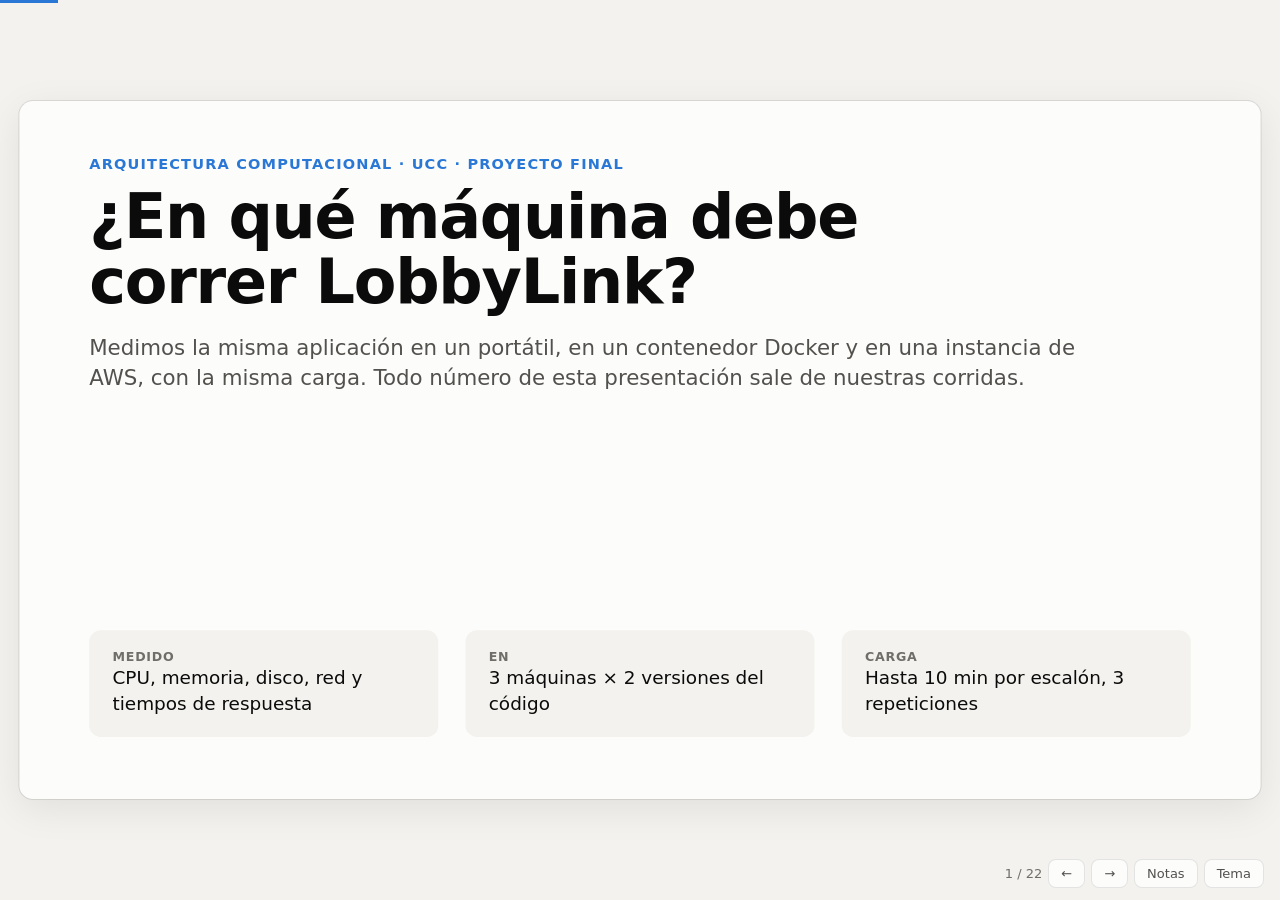
<file: informe/presentacion.html>
<!doctype html>
<html lang="es">
<head>
<meta charset="utf-8">
<meta name="viewport" content="width=device-width, initial-scale=1">
<title>LobbyLink: dónde correrlo</title>
<style>
:root {
  color-scheme: light;
  --page: #f3f2ee;
  --surface: #fcfcfb;
  --surface-2: #f3f2ee;
  --ink: #0b0b0b;
  --ink-2: #52514e;
  --muted: #6f6e69;
  --grid: #e1e0d9;
  --axis: #c3c2b7;
  --ring: rgba(11,11,11,0.10);
  --pc: #2a78d6;
  --ct: #eb6834;
  --ec2: #1baf7a;
  --before: #b5b3aa;
  --good: #0ca30c;
  --good-ink: #006300;
  --bad: #d03b3b;
  --accent: #2a78d6;
  --accent-soft: #e6effb;
  --bad-soft: #fbe9e9;
  --bad-ink: #b02a2a;
  --good-soft: #e5f4e5;
}
@media (prefers-color-scheme: dark) {
  :root:not([data-theme="light"]) {
    color-scheme: dark;
    --page: #0d0d0d; --surface: #1a1a19; --surface-2: #232321;
    --ink: #f0efec; --ink-2: #c3c2b7; --muted: #898781;
    --grid: #2c2c2a; --axis: #383835; --ring: rgba(255,255,255,0.10);
    --pc: #3987e5; --ct: #d95926; --ec2: #199e70; --before: #5c5b56;
    --bad: #e66767; --good-ink: #0ca30c; --accent: #3987e5; --accent-soft: #1b2a3d; --bad-soft: #3a1f1f; --bad-ink: #e66767; --good-soft: #1b301b;
  }
}
:root[data-theme="dark"] {
  color-scheme: dark;
  --page: #0d0d0d; --surface: #1a1a19; --surface-2: #232321;
  --ink: #f0efec; --ink-2: #c3c2b7; --muted: #898781;
  --grid: #2c2c2a; --axis: #383835; --ring: rgba(255,255,255,0.10);
  --pc: #3987e5; --ct: #d95926; --ec2: #199e70; --before: #5c5b56;
  --bad: #e66767; --good-ink: #0ca30c; --accent: #3987e5; --accent-soft: #1b2a3d; --bad-soft: #3a1f1f; --bad-ink: #e66767; --good-soft: #1b301b;
}
* { box-sizing: border-box; }
html, body { margin: 0; height: 100%; }
body {
  background: var(--page); color: var(--ink);
  font-family: system-ui, -apple-system, "Segoe UI", sans-serif;
  overflow: hidden;
}
#stage {
  position: absolute; left: 50%; top: 50%;
  width: 1280px; height: 720px;
  transform-origin: center center;
}
.slide {
  position: absolute; inset: 0;
  background: var(--surface);
  border-radius: 14px;
  box-shadow: 0 0 0 1px var(--ring), 0 10px 40px rgba(0,0,0,0.08);
  padding: 56px 72px 64px;
  display: none; flex-direction: column;
}
.slide.on { display: flex; }
.slide h2 { font-size: 40px; line-height: 1.12; margin: 0 0 8px; letter-spacing: -0.01em; text-wrap: balance; }
.slide .kicker { font-size: 15px; font-weight: 600; color: var(--accent); text-transform: uppercase; letter-spacing: 0.08em; margin-bottom: 12px; }
.slide .lead { font-size: 22px; line-height: 1.4; color: var(--ink-2); margin: 0 0 24px; max-width: 1050px; text-wrap: pretty; }
.slide p, .slide li { font-size: 21px; line-height: 1.45; }
.slide ul { margin: 0; padding-left: 26px; }
.slide li { margin-bottom: 10px; }
.slide li::marker { color: var(--muted); }
.foot { position: absolute; left: 72px; right: 72px; bottom: 22px; display: flex; justify-content: space-between; font-size: 13px; color: var(--muted); }
.src { font-size: 13px; color: var(--muted); margin-top: auto; padding-top: 10px; }
code { font-family: ui-monospace, "Cascadia Mono", Consolas, monospace; font-size: 0.88em; background: var(--surface-2); padding: 1px 6px; border-radius: 5px; }
b, strong { font-weight: 650; }
.row { display: flex; gap: 28px; }
.col { flex: 1; min-width: 0; }
.grow { flex: 1; min-height: 0; }
.card { background: var(--surface-2); border-radius: 12px; padding: 20px 24px; }
.card h3 { margin: 0 0 8px; font-size: 22px; }
.card p { margin: 0; font-size: 18px; color: var(--ink-2); }
.big { font-size: 64px; font-weight: 700; line-height: 1; letter-spacing: -0.02em; }
.mid { font-size: 40px; font-weight: 700; line-height: 1.05; }
.unit { font-size: 0.45em; font-weight: 600; color: var(--ink-2); margin-left: 4px; }
.lbl { font-size: 15px; color: var(--ink-2); margin-top: 6px; }
.pill { display: inline-block; font-size: 15px; font-weight: 600; padding: 3px 10px; border-radius: 99px; }
.pill.ok { background: var(--good-soft); color: var(--good-ink); }
.pill.no { background: var(--bad-soft); color: var(--bad-ink); }
.dot { display: inline-block; width: 12px; height: 12px; border-radius: 3px; margin-right: 8px; vertical-align: -1px; }
.legend { display: flex; gap: 22px; font-size: 16px; color: var(--ink-2); margin: 4px 0 10px; flex-wrap: wrap; }
.chart { width: 100%; height: 100%; }
.chart svg { display: block; width: 100%; height: 100%; overflow: visible; }
.chart text { fill: var(--ink-2); font-size: 15px; font-family: inherit; }
.chart .muted { fill: var(--muted); font-size: 14px; }
.chart .val { fill: var(--ink); font-size: 15px; font-weight: 600; }
.chart .grid { stroke: var(--grid); stroke-width: 1; }
.chart .axis { stroke: var(--axis); stroke-width: 1; }
.chart .hit { fill: transparent; cursor: default; }
.mk { transition: opacity 120ms ease; }
.chart:hover .mk { opacity: 0.55; }
.chart .mk.hl { opacity: 1; }
table.t { border-collapse: collapse; width: 100%; font-size: 18px; }
table.t th, table.t td { text-align: left; padding: 9px 12px; border-bottom: 1px solid var(--grid); vertical-align: top; }
table.t th { font-size: 15px; color: var(--ink-2); font-weight: 600; }
table.t td.n { font-variant-numeric: tabular-nums; white-space: nowrap; }
.src a { color: inherit; }
.flow { display: flex; align-items: center; gap: 14px; }
.box { background: var(--surface-2); border-radius: 10px; padding: 14px 18px; font-size: 18px; text-align: center; }
.arrow { color: var(--muted); font-size: 26px; }
.qa { display: grid; grid-template-columns: 1fr 1fr; gap: 18px; }
.qa .card h3 { font-size: 20px; }
.qa .card p { font-size: 17px; line-height: 1.4; }
.tag { font-size: 13px; color: var(--muted); text-transform: uppercase; letter-spacing: 0.06em; font-weight: 600; }
.cover h1 { font-size: 64px; line-height: 1.05; margin: 0 0 20px; letter-spacing: -0.02em; max-width: 1000px; text-wrap: balance; }
.machines { display: grid; grid-template-columns: repeat(3, 1fr); gap: 20px; }
.machine { display: flex; flex-direction: column; border-radius: 12px; padding: 20px 22px; background: var(--surface-2); border-top: 6px solid var(--c); }
.machine h3 { margin: 0 0 4px; font-size: 24px; }
.machine .sub { font-size: 15px; color: var(--ink-2); margin-bottom: 14px; }
.machine dl { display: grid; grid-template-columns: auto 1fr; gap: 6px 14px; margin: 0; font-size: 17px; }
.machine dt { color: var(--ink-2); }
.machine dd { margin: 0; font-weight: 600; }
.machine .key { margin: auto 0 0; padding-top: 14px; border-top: 1px solid var(--grid); font-size: 17px; line-height: 1.4; color: var(--ink); }
.steps { display: grid; grid-template-columns: repeat(4, 1fr); gap: 30px; }
.step { position: relative; display: flex; flex-direction: column; background: var(--surface-2); border-radius: 12px; padding: 18px 20px; }
.step .tag { color: var(--accent); margin-bottom: 10px; }
.step h3 { margin: 0 0 10px; font-size: 21px; line-height: 1.2; }
.step .mid { font-size: 38px; }
.step .lbl { font-size: 16px; line-height: 1.4; }
.step .how { margin-top: auto; padding-top: 12px; border-top: 1px solid var(--grid); font-size: 14px; color: var(--muted); line-height: 1.4; }
.step:not(:last-child)::after { content: '→'; position: absolute; left: 100%; width: 30px; text-align: center; top: 50%; transform: translateY(-50%); color: var(--muted); font-size: 26px; font-weight: 600; }
.formula { margin-top: 16px; padding: 12px 18px; border-radius: 10px; background: var(--accent-soft); font-size: 19px; }
.verdict { border-radius: 12px; padding: 22px 26px; background: var(--accent-soft); }
.secnav { position: absolute; top: 20px; right: 72px; display: flex; gap: 4px; font-size: 12px; font-weight: 600; letter-spacing: 0.05em; text-transform: uppercase; user-select: none; }
.secnav span { padding: 4px 10px; border-radius: 99px; color: var(--muted); }
.secnav span.on { background: var(--accent-soft); color: var(--accent); }
.secnav span.done { color: var(--ink-2); }
.hint { position: fixed; right: 16px; bottom: 12px; font-size: 13px; color: var(--muted); user-select: none; }
.hint button { font: inherit; color: var(--ink-2); background: var(--surface); border: 1px solid var(--ring); border-radius: 8px; padding: 6px 12px; cursor: pointer; margin-left: 6px; }
.hint button:hover { color: var(--ink); }
#bar { position: fixed; left: 0; top: 0; height: 3px; background: var(--accent); transition: width 200ms ease; }
#notes {
  position: fixed; left: 16px; right: 16px; bottom: 52px; max-height: 32vh; overflow: auto;
  background: var(--surface); color: var(--ink); border: 1px solid var(--ring); border-radius: 12px;
  padding: 14px 18px; font-size: 16px; line-height: 1.5; box-shadow: 0 8px 30px rgba(0,0,0,0.15); display: none;
}
#notes.on { display: block; }
#notes .tag { margin-bottom: 4px; }
.notes { display: none; }
#tip {
  position: fixed; pointer-events: none; z-index: 10; background: var(--surface); color: var(--ink);
  border: 1px solid var(--ring); border-radius: 8px; padding: 8px 12px; font-size: 14px; line-height: 1.4;
  box-shadow: 0 6px 20px rgba(0,0,0,0.15); display: none; max-width: 280px;
}
#tip b { display: block; margin-bottom: 2px; }
@media (prefers-reduced-motion: reduce) { #bar, .mk { transition: none; } }
@media print {
  @page { size: 1280px 720px; margin: 0; }
  body { overflow: visible; background: #fff; }
  #stage { position: static; transform: none !important; width: auto; height: auto; }
  .slide { display: flex !important; position: relative; width: 1280px; height: 720px; page-break-after: always; box-shadow: none; border-radius: 0; }
  .hint, #bar, #notes, #tip { display: none !important; }
}
</style>
</head>
<body>
<div id="bar"></div>
<div id="stage">

<!-- 1 -->
<section class="slide cover" data-title="Portada">
  <div class="kicker">Arquitectura Computacional · UCC · Proyecto final</div>
  <h1>¿En qué máquina debe correr LobbyLink?</h1>
  <p class="lead">Medimos la misma aplicación en un portátil, en un contenedor Docker y en una instancia de AWS, con la misma carga. Todo número de esta presentación sale de nuestras corridas.</p>
  <div class="row" style="margin-top:auto">
    <div class="card" style="flex:1"><div class="tag">Medido</div><p style="font-size:19px;color:var(--ink)">CPU, memoria, disco, red y tiempos de respuesta</p></div>
    <div class="card" style="flex:1"><div class="tag">En</div><p style="font-size:19px;color:var(--ink)">3 máquinas × 2 versiones del código</p></div>
    <div class="card" style="flex:1"><div class="tag">Carga</div><p style="font-size:19px;color:var(--ink)">Hasta 10 min por escalón, 3 repeticiones</p></div>
  </div>
  <aside class="notes">Presentarnos. La pregunta del proyecto es en qué máquina debería correr una aplicación real y con qué datos lo sostenemos. Elegimos LobbyLink. La regla que seguimos: cada afirmación tiene un número que medimos nosotros, y la carpeta cruda de donde sale.</aside>
</section>

<!-- 2 -->
<section class="slide" data-title="Respuesta corta">
  <div class="kicker">La respuesta en una diapositiva</div>
  <h2>Una t3.small de AWS, pero solo después de arreglar el código</h2>
  <p class="lead">El hallazgo más grande fue un error en el código que multiplicaba el trabajo por cada lobby, no la elección de máquina.</p>
  <div class="row grow" style="align-items:stretch">
    <div class="card col"><div class="big">21<span class="unit">USD/mes</span></div><div class="lbl">Máquina y disco de la t3.small a 80 peticiones por segundo (16,78 USD hasta 40). Con la salida a internet: 334,74 USD</div></div>
    <div class="card col"><div class="big">16<span class="unit">ms</span></div><div class="lbl">El 95 % de las peticiones responde en menos de 16 ms a 80 peticiones por segundo, 0 errores</div></div>
    <div class="card col"><div class="big">×14</div><div class="lbl">Cuánto sube la capacidad de la t3.small al arreglar el código. Pasar al PC, con 4 veces más núcleos, la sube ×3</div></div>
  </div>
  <div class="src">Fuente: carga sostenida (F6) y rampa hasta el techo (F5), <code>resultados/ec2_t3small-unl-nplus1/</code>; costos en <code>resultados/_logs/creditos_ec2_unl_20261107.md</code></div>
  <aside class="notes">Adelantamos la conclusión. Recomendamos una t3.small en modo Unlimited con el código corregido: 16,78 dólares al mes hasta 40 peticiones por segundo y 21,26 a 80. Lo importante es el tercer número: arreglar el código rindió mucho más que comprar una máquina más grande. El resto de la presentación muestra cómo llegamos a esto.</aside>
</section>

<!-- 3 -->
<section class="slide" data-title="La aplicación" data-sec="Contexto">
  <div class="kicker">La aplicación</div>
  <h2>LobbyLink: una API para armar partidas</h2>
  <p class="lead">Un usuario publica un lobby para un videojuego y otros se unen. Es Spring Boot (Java) con MongoDB. Leyendo el código vimos dos operaciones caras.</p>
  <div class="row grow">
    <div class="col">
      <div class="card" style="height:100%">
        <h3>1. Listar los lobbies</h3>
        <p style="margin-bottom:18px">Devuelve <b>todos</b> los lobbies y, por cada uno, hace 2 consultas más a la base: cuántos jugadores tiene y qué juego es.</p>
        <div class="flow">
          <div class="box">1 petición</div><div class="arrow">→</div>
          <div class="box">200 lobbies</div><div class="arrow">→</div>
          <div class="box" style="background:var(--bad-soft)"><b>~406 consultas</b> a MongoDB</div>
        </div>
        <p style="margin-top:18px">Esto es el <b>problema N+1</b>: el trabajo crece con cada lobby nuevo.</p>
      </div>
    </div>
    <div class="col">
      <div class="card" style="height:100%">
        <h3>2. Login y registro</h3>
        <p style="margin-bottom:18px">Las contraseñas se protegen con <b>BCrypt</b>, que a propósito hace 1.024 rondas de cálculo para que adivinarlas sea lento.</p>
        <div class="flow">
          <div class="box">1 login</div><div class="arrow">→</div>
          <div class="box"><b>56 a 112 ms</b> de cálculo puro</div>
        </div>
        <p style="margin-top:18px">Es trabajo del procesador, sin disco ni red. Sirve para comparar la velocidad de cada núcleo.</p>
      </div>
    </div>
  </div>
  <aside class="notes">LobbyLink es una API de Spring Boot con MongoDB. El listado es el centro de todo: por cada lobby hace dos consultas extra, unas 406 por petición con 200 lobbies. El login usa BCrypt, cálculo puro, que nos sirve para comparar la velocidad de cada núcleo.</aside>
</section>

<!-- 4 -->
<section class="slide" data-title="Las máquinas" data-sec="Contexto">
  <div class="kicker">Las tres opciones</div>
  <h2>Mismo programa, tres máquinas distintas</h2>
  <div class="machines grow" style="margin-top:14px">
    <div class="machine" style="--c:var(--pc)">
      <h3>PC (portátil)</h3>
      <div class="sub">AMD Ryzen 7 7445HS · Windows 11</div>
      <dl>
        <dt>Núcleos</dt><dd>6 (12 hilos); a LobbyLink le dimos 4</dd>
        <dt>Velocidad</dt><dd>4,7 GHz pico; ~2,1 GHz bajo carga en Windows</dd>
        <dt>Caché L3</dt><dd>16 MB</dd>
        <dt>RAM</dt><dd>16 GB DDR5</dd>
        <dt>Disco</dt><dd>NVMe, 41.903 IOPS</dd>
        <dt>Costo</dt><dd>~40 USD/mes (estimado)</dd>
      </dl>
      <p class="key"><b>Lo que la distingue:</b> 4 núcleos físicos para LobbyLink: el mayor techo medido.</p>
    </div>
    <div class="machine" style="--c:var(--ct)">
      <h3>Contenedor Docker</h3>
      <div class="sub">El mismo Ryzen, con límites puestos por nosotros</div>
      <dl>
        <dt>CPU</dt><dd>1 para la app + 1 para MongoDB</dd>
        <dt>Velocidad</dt><dd>4,63 GHz medida</dd>
        <dt>RAM</dt><dd>1 GB cada uno</dd>
        <dt>Disco</dt><dd>virtual, 79.766 IOPS</dd>
        <dt>Límite</dt><dd>100 ms de CPU cada 100 ms</dd>
        <dt>Costo</dt><dd>~7 USD/mes (prorrateo: 2 de 12 hilos del PC)</dd>
      </dl>
      <p class="key"><b>Lo que la distingue:</b> un límite de CPU y de memoria que fijamos nosotros.</p>
    </div>
    <div class="machine" style="--c:var(--ec2)">
      <h3>AWS EC2 t3.small</h3>
      <div class="sub">Intel Xeon Platinum 8259CL · Ubuntu</div>
      <dl>
        <dt>Núcleos</dt><dd><b>1</b> (2 hilos = 2 vCPU)</dd>
        <dt>Velocidad</dt><dd>3,07 GHz medida</dd>
        <dt>RAM</dt><dd>1,9 GiB</dd>
        <dt>Disco</dt><dd>EBS por red, 3.049 IOPS</dd>
        <dt>Red</dt><dd>4.953 Mbit/s medida</dd>
        <dt>Costo</dt><dd>0,0208 USD/h + créditos</dd>
      </dl>
      <p class="key"><b>Lo que la distingue:</b> un solo núcleo físico, racionado con créditos de CPU.</p>
    </div>
  </div>
  <div class="src">Velocidad, IOPS y red medidos por nosotros (microbenchmark, <code>fio</code>, <code>iperf3</code>), no tomados de la ficha.</div>
  <aside class="notes">El PC es un portátil con Ryzen: 4 núcleos para LobbyLink y el resto para el generador. Ojo: en Windows medimos que los hilos de la app corren a unos 2,1 GHz, no a 4,7. El contenedor es el mismo Ryzen con 1 CPU y 1 GB para la app y lo mismo para MongoDB. La t3.small parece tener 2 CPU, pero son los dos hilos de un solo núcleo, y eso explica casi todo.</aside>
</section>

<!-- 5 -->
<section class="slide" data-title="El procedimiento" data-sec="Método">
  <div class="kicker">Cómo elegimos la carga</div>
  <h2>Cada número de carga sale del paso anterior</h2>
  <p class="lead" style="margin-bottom:18px">Tasa fija de peticiones por segundo, conteste o no el servidor. Mezcla: 50 % listar y 50 % ver un lobby, de la colección Postman. Ejemplo con la t3.small y el código original:</p>
  <div class="steps grow">
    <div class="step">
      <div class="tag">Paso 1 · F1</div>
      <h3>Costo por petición</h3>
      <div class="mid">85,8 <span class="unit">ms</span></div>
      <div class="lbl">de CPU por petición de la mezcla: listar 167,4&nbsp;ms, ver 4,2&nbsp;ms.</div>
      <div class="how">1 cliente, 120 s por endpoint.</div>
    </div>
    <div class="step">
      <div class="tag">Paso 2 · modelo</div>
      <h3>Techo predicho</h3>
      <div class="mid">23,3 <span class="unit">req/s</span></div>
      <div class="lbl">2.000 ms de CPU por segundo (2 vCPU) ÷ 85,8 ms. PC: 71. Contenedor: 20.</div>
      <div class="how"><code>telemetry/model.mjs</code></div>
    </div>
    <div class="step">
      <div class="tag">Paso 3 · F5</div>
      <h3>Rampa hasta el techo</h3>
      <div class="mid">51 <span class="unit">%</span></div>
      <div class="lbl">del techo pasa (11,8&nbsp;req/s); al 62&nbsp;% falla. La CPU medida queda a 1–8 puntos de la predicha.</div>
      <div class="how">10–150&nbsp;% del techo, 90 s por nivel.</div>
    </div>
    <div class="step">
      <div class="tag">Paso 4 · F6</div>
      <h3>Escalera sostenida</h3>
      <div class="mid">5 → 80 <span class="unit">req/s</span></div>
      <div class="lbl">Duplicando, para encerrar el codo de las tres máquinas con la misma escala.</div>
      <div class="how">10 min por escalón, 3 repeticiones.</div>
    </div>
  </div>
  <div class="formula"><b>Ley de utilización:</b> U = λ · D, así que el techo es X<sub>max</sub> = CPU disponible ÷ D. La rampa confirma el consumo y dice dónde se rompe la latencia.</div>
  <div class="src">Costos por endpoint y techos: anexo 4.1. Rampa: anexo 4.5, <code>resultados/_logs/validacion_*_f5.md</code></div>
  <aside class="notes">Si solo dijéramos que mandamos 10 o 20 peticiones por segundo, la pregunta sería por qué esos números. Primero medimos con un solo cliente cuánta CPU gasta cada petición: en la t3.small, 86 milisegundos en promedio. Con la ley de utilización eso da un techo de 23 por segundo. Después subimos la tasa en rampa hasta ese techo: la CPU se comportó como predijimos, pero la latencia se rompe a la mitad del techo. Con eso armamos la escalera.</aside>
</section>

<!-- 6 -->
<section class="slide" data-title="La rampa" data-sec="Método">
  <div class="kicker">Paso 3 · rampa hasta el techo, código original</div>
  <h2>El modelo acierta la CPU, pero la latencia se rompe a la mitad del techo</h2>
  <div class="legend"><span><i class="dot" style="background:var(--pc)"></i>PC</span><span><i class="dot" style="background:var(--ct)"></i>Contenedor</span><span><i class="dot" style="background:var(--ec2)"></i>t3.small</span><span>○ = colapsa: responde menos de lo que se le pide</span></div>
  <div class="row grow">
    <div class="col" style="flex:1.25; display:flex; flex-direction:column"><div class="tag" style="margin-bottom:4px">p95 según la tasa ofrecida</div><div class="chart grow" id="c-ramp"></div></div>
    <div class="col" style="display:flex; flex-direction:column"><div class="tag" style="margin-bottom:4px">CPU predicha (U = λ·D) contra medida</div><div class="chart grow" id="c-util"></div></div>
  </div>
  <p style="margin:14px 0 0;font-size:19px;line-height:1.4">En las tres, el último nivel que pasa está al <b>50–51 %</b> del techo y el primero que falla al <b>60–62 %</b>, con la CPU medida a 1–8 puntos de la predicha. Un listado ocupa la CPU 150–210 ms: con ~5 peticiones en cola ya se pasa de 1 s. Por eso la escalera de carga sostenida duplica de 5 a 80 req/s: encierra esos codos.</p>
  <div class="src">Rampa (F5), 90 s por nivel, <code>mezcla-lectura</code>. Fuente: <code>resultados/_logs/validacion_*_f5.md</code> y <code>ec2_t3small-unl/_logs/validacion_ec2_f5.md</code>. En el contenedor, utilización de la cuota de MongoDB.</div>
  <aside class="notes">Esta es la prueba de que el modelo sirve. A la izquierda, el p95 mientras subimos la tasa como porcentaje del techo predicho: las tres máquinas cruzan el segundo entre el 50 y el 62 %. A la derecha, la CPU medida contra la predicha: los puntos quedan pegados a la diagonal. O sea, el modelo predice bien el consumo, y lo que se rompe antes es la latencia, porque cada listado tarda tanto que pocas peticiones en cola ya pasan el segundo. Con eso armamos la escalera de 5 a 80.</aside>
</section>

<!-- 7 -->
<section class="slide" data-title="Resultado con el código original" data-sec="Diagnóstico">
  <div class="kicker">Resultado 1 · código original</div>
  <h2>Con el código original, ninguna aguanta más de 20 req/s</h2>
  <div class="legend"><span><i class="dot" style="background:var(--pc)"></i>PC</span><span><i class="dot" style="background:var(--ct)"></i>Contenedor</span><span><i class="dot" style="background:var(--ec2)"></i>t3.small</span><span>✕ = el escalón falla</span><span>○ punteado = pasa solo en 2 de 3 repeticiones</span></div>
  <div class="row grow">
    <div class="col" style="flex:1.5; display:flex; flex-direction:column"><div class="chart grow" id="c-p95-base"></div></div>
    <div class="col">
      <div class="card" style="margin-bottom:14px"><div class="mid">20 <span class="unit">req/s</span></div><div class="lbl">Máximo del PC (40 pasa solo en 2 de 3 repeticiones)</div></div>
      <div class="card" style="margin-bottom:14px"><div class="mid">10 <span class="unit">req/s</span></div><div class="lbl">Máximo del contenedor y de la t3.small</div></div>
      <div class="card"><p>Al fallar no se degrada poco a poco: a 20 req/s la t3.small contesta ~2 por segundo y el 89 % de las peticiones da error.</p></div>
    </div>
  </div>
  <div class="src">p95 por escalón, peor de las 3 repeticiones que pasan. Fuente: <code>*_f6-mezcla-lectura-r*</code></div>
  <aside class="notes">Esta es la carga sostenida con el código original. El eje es el p95: el tiempo en que responde el 95 % de las peticiones. La línea punteada es nuestro límite de 1 segundo. El contenedor y la t3.small llegan a 10 peticiones por segundo; el PC a 20. Arriba de eso el sistema colapsa: no se pone un poco más lento, deja de responder.</aside>
</section>

<!-- 8 -->
<section class="slide" data-title="Dónde espera" data-sec="Diagnóstico">
  <div class="kicker">¿Dónde espera la aplicación?</div>
  <h2>En el procesador. El disco y la red casi no trabajan</h2>
  <p class="lead">t3.small, código original, 10 req/s: cuánto de cada recurso se usa, frente a lo que medimos que puede dar.</p>
  <div class="row grow">
    <div class="col" style="flex:1.4; display:flex; flex-direction:column"><div class="chart grow" id="c-where"></div></div>
    <div class="col">
      <ul>
        <li><b>CPU</b>: 48,2 % promedio, picos de 99,5 %; cálculo (<code>us</code>) 39,9 %.</li>
        <li><b>Esperando al disco</b> (<code>wa</code>): <b>0,0 %</b>. 1 IOPS de 354 posibles.</li>
        <li><b>Red</b>: 0,17 MB/s de salida, el 0,03 % del enlace.</li>
        <li><b>Memoria residente</b>: 449 de 1.905 MB (app 260, MongoDB 189); <b>0 %</b> de fallos de caché.</li>
        <li>Siguiente pregunta: <b>quién</b> gasta esa CPU.</li>
      </ul>
    </div>
  </div>
  <div class="src">Fuente: <code>ec2_t3small-unl/f6-mezcla-lectura-r1</code>; techos de disco y red de la prueba de capacidad del hardware (F0: <code>fio</code>, <code>iperf3</code>)</div>
  <aside class="notes">Esta es la pregunta central. La respuesta es CPU: casi la mitad del tiempo ocupada con picos de 99 %, y cero tiempo esperando al disco, que hace una operación por segundo. La red usa el 0,03 % del enlace y la memoria residente es la cuarta parte de la RAM, con todo en caché. La siguiente pregunta es quién gasta esa CPU.</aside>
</section>

<!-- 9 -->
<section class="slide" data-title="Quién gasta la CPU" data-sec="Diagnóstico">
  <div class="kicker">¿Quién gasta esa CPU?</div>
  <h2>MongoDB, por el N+1: el costo del listado crece con cada lobby</h2>
  <div class="row grow">
    <div class="col" style="display:flex; flex-direction:column">
      <div class="tag" style="margin-bottom:2px">CPU por proceso a 10 req/s</div>
      <div class="legend" style="margin:2px 0 0"><span><i class="dot" style="background:var(--accent)"></i>Aplicación Java</span><span><i class="dot" style="background:var(--ct)"></i>MongoDB</span></div>
      <div class="chart grow" id="c-who"></div>
    </div>
    <div class="col" style="flex:1.2; display:flex; flex-direction:column">
      <div class="tag" style="margin-bottom:2px">CPU por listado según los lobbies (1 cliente)</div>
      <div class="legend" style="margin:2px 0 0"><span><i class="dot" style="background:var(--pc)"></i>PC</span><span><i class="dot" style="background:var(--ct)"></i>Contenedor</span><span><i class="dot" style="background:var(--ec2)"></i>t3.small</span></div>
      <div class="chart grow" id="c-f2"></div>
    </div>
  </div>
  <p style="margin:14px 0 0;font-size:19px;line-height:1.4">Cada listado hace <b>~406 consultas</b> y examina <b>~40.800 documentos</b> para devolver 200 lobbies. En las tres máquinas MongoDB gasta más que Java. De 800 a 1.600 lobbies su CPU se multiplica por <b>2,5–2,9</b>: crece más rápido que los datos.</p>
  <div class="src">Izquierda: carga sostenida (F6), repetición 1, % de un núcleo. Derecha: crecimiento con los datos (F2), 90 s por tamaño. Fuente: <code>resultados/_logs/datos_*_f2.md</code></div>
  <aside class="notes">Separamos la CPU por proceso: en las tres máquinas MongoDB gasta más que la aplicación; en el PC 77 contra 27 por ciento de un núcleo. A la derecha, el mismo listado con 100 a 1.600 lobbies: el costo sube de unos 80 ms a más de 2 segundos de CPU. Es el N+1: por cada lobby dos consultas más, y cada conteo recorre la colección de participaciones.</aside>
</section>

<!-- 10 -->
<section class="slide" data-title="Por qué: núcleos" data-sec="Diagnóstico">
  <div class="kicker">¿Qué componente lo causa?</div>
  <h2>El número de núcleos físicos marca el techo</h2>
  <div class="row grow">
    <div class="col" style="display:flex; flex-direction:column">
      <div class="chart grow" id="c-amdahl"></div>
      <div class="legend" style="margin-top:6px"><span><i class="dot" style="background:var(--pc)"></i>PC (4 núcleos)</span><span><i class="dot" style="background:var(--ec2)"></i>t3.small (1 núcleo, 2 hilos)</span></div>
    </div>
    <div class="col">
      <ul>
        <li>Con más clientes a la vez, el PC sube hasta <b>8</b>; la t3.small se estanca en <b>2</b>.</li>
        <li>El código se reparte bien: solo el <b>1,9 %</b> es secuencial (ley de Amdahl, p = 0,981).</li>
        <li>La t3.small da p = 0,743 con el mismo código: no es el código, son <b>sus 2 vCPU sobre 1 solo núcleo</b>. El segundo hilo suma +59 %, no +100 %.</li>
        <li>Su núcleo además es más lento: BCrypt tarda <b>1,48×</b> más y su reloj medido es <b>1,51×</b> menor.</li>
      </ul>
    </div>
  </div>
  <div class="src">Listado en bucle cerrado, 60 s por nivel (prueba de paralelismo, F3). Fuente: <code>_logs/amdahl_windows_v3-f3.md</code>, <code>ec2_t3small-unl/_logs/amdahl_ec2_f3.md</code></div>
  <aside class="notes">Subimos los clientes simultáneos. El PC gana hasta 8, sus 4 núcleos con 2 hilos; la t3.small se estanca en 2. Por Amdahl el código es 98 % paralelo. En la t3.small sale peor con el mismo código: el límite no es el software, son dos vCPU sobre un solo núcleo físico, y además más lento.</aside>
</section>

<!-- 11 -->
<section class="slide" data-title="Contenedor" data-sec="Diagnóstico">
  <div class="kicker">El caso del contenedor</div>
  <h2>En Docker, el límite que pusimos fija el rendimiento</h2>
  <div class="row grow">
    <div class="col" style="flex:1.3; display:flex; flex-direction:column">
      <div class="chart grow" id="c-quota"></div>
    </div>
    <div class="col">
      <ul>
        <li>Darle <b>4 CPU a la app</b> no cambia nada: 18,0 → 17,8 req/s.</li>
        <li>Darle <b>2 CPU a MongoDB</b> lo sube a 26,9 req/s. El cuello era MongoDB.</li>
        <li>Al agotar sus 100 ms de cuota, el kernel <b>congela</b> sus hilos hasta el siguiente periodo: hasta 5.160 ms de espera por segundo, sumados sobre las CPU donde esperaban.</li>
        <li>Con 1 GB visible, Java se toma solo <b>256 MB</b> de memoria. Con mucha carga o muchos datos, se le acaba.</li>
      </ul>
    </div>
  </div>
  <div class="src">Máximo req/s en bucle cerrado, código original (reparto de cuotas del contenedor, F4). Fuente: <code>*_docker_v3-f4-*</code></div>
  <aside class="notes">Probamos repartos de CPU. Darle 4 a la aplicación no mejora; darle 2 a MongoDB sube casi 50 %: el cuello es MongoDB. El kernel congela el contenedor cuando gasta sus 100 ms; el frenado pasa de 1.000 ms por segundo porque se suma por cada CPU. Y Java, al ver 1 GB, se queda con 256 MB de heap.</aside>
</section>

<!-- 12 -->
<section class="slide" data-title="El arreglo" data-sec="Arreglo">
  <div class="kicker">El cambio</div>
  <h2>Arreglamos el listado: de ~406 consultas a 2</h2>
  <p class="lead">Contamos los jugadores de todos los lobbies en una sola consulta y traemos todos los juegos de una vez. Sin índices nuevos y con respuestas idénticas (95 de 95 comparadas).</p>
  <div class="legend"><span><i class="dot" style="background:var(--before)"></i>Código original</span><span><i class="dot" style="background:var(--accent)"></i>Código corregido</span></div>
  <div class="row grow">
    <div class="col" style="display:flex; flex-direction:column"><div class="tag" style="margin-bottom:4px">CPU por listado (ms)</div><div class="chart grow" id="c-fix-ms"></div></div>
    <div class="col" style="display:flex; flex-direction:column"><div class="tag" style="margin-bottom:4px">Techo predicho (req/s)</div><div class="chart grow" id="c-fix-max"></div></div>
  </div>
  <div class="src">Costo por petición (F1), con un cliente, y modelo U = λ·D. Equivalencia: <code>telemetry/comparar_respuestas.mjs</code>, <code>resultados/_equivalencia_20261109_ec2/</code></div>
  <aside class="notes">El arreglo cambia un solo archivo. En vez de una consulta por lobby, una sola agregación cuenta todo, y los videojuegos se traen juntos. Comprobamos que la API responde exactamente lo mismo. El costo de un listado bajó entre 24 y 31 veces, y el techo predicho de la t3.small pasó de 23,3 a 336,5 peticiones por segundo.</aside>
</section>

<!-- 13 -->
<section class="slide" data-title="Resultado con el código corregido" data-sec="Arreglo">
  <div class="kicker">Resultado 2 · código corregido</div>
  <h2>Con el arreglo, las tres pasan toda la escalera</h2>
  <div class="legend"><span><i class="dot" style="background:var(--pc)"></i>PC</span><span><i class="dot" style="background:var(--ct)"></i>Contenedor</span><span><i class="dot" style="background:var(--ec2)"></i>t3.small</span><span><i class="dot" style="background:none;border-top:2px dashed var(--muted);border-radius:0;height:0;width:18px;vertical-align:4px"></i>Código original, como referencia</span></div>
  <div class="row grow">
    <div class="col" style="flex:1.5; display:flex; flex-direction:column"><div class="chart grow" id="c-p95-fix"></div></div>
    <div class="col">
      <div class="card" style="margin-bottom:14px"><div class="mid">12–23 <span class="unit">ms</span></div><div class="lbl">p95 en todos los escalones, antes 393–478 ms</div></div>
      <div class="card" style="margin-bottom:14px"><div class="mid">0 <span class="unit">errores</span></div><div class="lbl">En las tres máquinas y todas las repeticiones</div></div>
      <div class="card"><div class="mid">28,8 <span class="unit">%</span></div><div class="lbl">CPU de la t3.small a 80 req/s (antes 48,2 % a solo 10)</div></div>
    </div>
  </div>
  <div class="src">Misma escala que el resultado 1. PC y contenedor casi se superponen (20–23 ms). El PC pasó también 160 y 320 req/s.</div>
  <aside class="notes">Misma prueba, mismo eje, código corregido. Las tres máquinas pasan los cinco escalones con 0 errores, y el tiempo de respuesta cae de cientos de milisegundos a unos 15 o 20. La t3.small a 80 peticiones por segundo usa menos CPU que antes a 10.</aside>
</section>

<!-- 14 -->
<section class="slide" data-title="Carga por diez" data-sec="Arreglo">
  <div class="kicker">Si la carga se multiplica por diez</div>
  <h2>¿Qué se rompe primero?</h2>
  <table class="t" style="margin-top:10px">
    <thead><tr><th style="width:26%">Prueba</th><th>PC</th><th>Contenedor</th><th>t3.small</th><th style="width:30%">Qué se rompe</th></tr></thead>
    <tbody>
      <tr><td><b>Tráfico ×10</b><br><span style="color:var(--ink-2);font-size:15px">100 req/s, original</span></td><td><span class="pill no">✕ 100 % errores</span></td><td><span class="pill no">✕ 100 % errores</span></td><td><span class="pill no">✕ 100 % errores</span></td><td>La <b>CPU</b> (t3.small al 99,9 %), como predijimos antes de medir</td></tr>
      <tr><td><b>Tráfico ×10</b><br><span style="color:var(--ink-2);font-size:15px">100 req/s, corregido</span></td><td><span class="pill ok">✓ p95 19,9 ms</span></td><td><span class="pill ok">✓ p95 20,7 ms</span></td><td><span class="pill ok">✓ p95 16,4 ms</span></td><td>Nada. t3.small al 34 % (predicho 30 %)</td></tr>
      <tr><td><b>Datos ×10</b><br><span style="color:var(--ink-2);font-size:15px">2.000 lobbies, original</span></td><td><span class="pill no">✕ 99 % errores</span></td><td><span class="pill no">✕ 99 % errores</span></td><td><span class="pill no">✕ 99 % errores</span></td><td>La <b>CPU</b> de MongoDB (el trabajo crece con el cuadrado de los lobbies); en el contenedor cede antes el <b>heap</b> de Java</td></tr>
      <tr><td><b>Datos ×10</b><br><span style="color:var(--ink-2);font-size:15px">2.000 lobbies, corregido</span></td><td><span class="pill ok">✓ 45 ms</span></td><td><span class="pill ok">✓ 45 ms</span></td><td><span class="pill ok">✓ 62 ms</span></td><td>Nada</td></tr>
      <tr><td><b>Datos ×100</b><br><span style="color:var(--ink-2);font-size:15px">20.000 lobbies, corregido</span></td><td><span class="pill ok">✓ 336 ms</span></td><td><span class="pill no">✕ 100 % errores</span></td><td><span class="pill no">✕ 100 % errores</span></td><td>La <b>memoria</b> de Java: el listado sin paginar arma respuestas enormes</td></tr>
    </tbody>
  </table>
  <div class="src">Predicción escrita antes de medir en <code>resultados/_logs/prediccion_*</code>. Carga por diez (F7) y datos por diez y por cien (F7d), 600 s por prueba.</div>
  <aside class="notes">Con el código original, diez veces más tráfico o datos tumban las tres máquinas por CPU, como predijimos por escrito; en el contenedor el heap de Java cede incluso antes. Con el código corregido aguantan. Con cien veces los datos se rompe la memoria de Java donde hay poca; solo el PC aguanta.</aside>
</section>

<!-- 15 -->
<section class="slide" data-title="Costo" data-sec="Decisión">
  <div class="kicker">Cuánto cuesta al mes, a la misma carga</div>
  <h2>La máquina es barata; la salida a internet es lo caro</h2>
  <div class="legend"><span><i class="dot" style="background:var(--ec2)"></i>Instancia + disco</span><span><i class="dot" style="background:var(--ct)"></i>Créditos de CPU medidos</span><span><i class="dot" style="background:var(--bad)"></i>Salida a internet</span><span><i class="dot" style="background:var(--before)"></i>PC y contenedor (estimados)</span></div>
  <div class="chart grow" id="c-cost"></div>
  <div class="row" style="margin-top:10px">
    <div class="col"><ul>
      <li>Con el código original, los <b>créditos</b> (19,13 USD) cuestan más que la instancia (15,18).</li>
      <li>Corregido, la máquina cuesta <b>16,78 USD</b> hasta 40 req/s y <b>21,26</b> a 80.</li>
    </ul></div>
    <div class="col"><ul>
      <li>El listado sin páginas manda ~18 KB por respuesta: <b>3.583 GiB/mes</b> a 80 req/s. Con salida, la t3.small supera al PC desde ~8 req/s.</li>
      <li>PC y contenedor no incluyen plan de internet ni IP pública.</li>
    </ul></div>
  </div>
  <div class="src">730 h/mes. Créditos en CloudWatch: <code>resultados/_logs/creditos_ec2_unl_20261107.md</code>. Salida medida en la carga sostenida (F6), 0,09 USD/GB tras 100 GB: <code>resultados/_aws_precios_20261108/precios.md</code>. Anexo, capítulo 8</div>
  <aside class="notes">Comparamos a la misma carga. Lo verde es la máquina: casi no cambia. Lo naranja son los créditos: con el código original, a 10 peticiones por segundo, pagamos 19 dólares de créditos, más que la instancia. Lo rojo es la salida a internet: a 80 peticiones por segundo son 313 dólares, porque el listado sin páginas manda 18 KB por respuesta. La línea punteada es el PC: con salida, la t3.small lo supera desde unas 8 peticiones por segundo.</aside>
</section>

<!-- 16 -->
<section class="slide" data-title="Recomendación" data-sec="Decisión">
  <div class="kicker">Recomendación</div>
  <h2>t3.small en modo Unlimited, con el código corregido</h2>
  <div class="row grow" style="margin-top:10px">
    <div class="col">
      <div class="verdict" style="margin-bottom:18px">
        <p style="margin:0 0 10px;font-size:22px"><b>16,78 USD/mes</b> hasta 40 req/s · <b>21,26 USD/mes</b> a 80 req/s</p>
        <p style="margin:0 0 10px;font-size:17px;color:var(--ink-2)">Con salida a internet: 47,81 USD a 10 req/s y 334,74 a 80 req/s.</p>
        <p style="margin:0;font-size:19px;color:var(--ink-2)">A 80 req/s usa 28,8 % de CPU (nuestra regla pide ≤ 60 %), p95 de 16 ms y 0 errores en 3 repeticiones. Con el tráfico ×10 usa el 34 %.</p>
      </div>
      <p style="margin:0;font-size:19px">Vale mientras haya <b>pocos miles de lobbies</b>. Antes de 20.000 hay que paginar el listado.</p>
    </div>
    <div class="col">
      <div class="tag" style="margin-bottom:10px">Opciones descartadas</div>
      <ul>
        <li><b>t3.small Standard</b>: sin créditos se frena a 0,4 vCPU; con el código original solo atiende 2 req/s.</li>
        <li><b>PC</b>: tiene la mayor capacidad, pero no es un servidor (Windows, sin IP pública ni respaldo).</li>
        <li><b>Contenedor</b>: aguanta lo mismo que la t3.small, pero corre sobre el PC y se queda sin memoria con 20.000 lobbies.</li>
        <li><b>Una nube como el PC</b> (c7a.2xlarge): 301 USD/mes, 18 veces más, para capacidad que no hace falta.</li>
      </ul>
    </div>
  </div>
  <aside class="notes">Recomendamos la t3.small en Unlimited con el arreglo. Cumple con mucho margen y es la más barata entre las que son un servidor de verdad. Descartamos Standard porque cuando se acaban los créditos la frena; el PC porque no es un servidor; el contenedor porque tiene las mismas carencias del PC; y una instancia grande porque cuesta 18 veces más sin que haga falta.</aside>
</section>

<!-- 17 -->
<section class="slide" data-title="Lo que falta" data-sec="Decisión">
  <div class="kicker">Dónde falla ahora y qué no medimos</div>
  <h2>Tras el arreglo sigue habiendo límites</h2>
  <div class="row grow" style="margin-top:8px">
    <div class="col">
      <div class="tag" style="margin-bottom:10px">Límites que quedan</div>
      <ul>
        <li><b>El listado no tiene páginas</b>: con 20.000 lobbies la respuesta no cabe en la memoria de la t3.small.</li>
        <li><b>El login no cambió</b>: BCrypt cuesta 83,6 ms, así que la t3.small aguanta ~24 logins por segundo como máximo.</li>
        <li>La CPU sigue siendo el techo, ahora en 268 req/s en la t3.small.</li>
      </ul>
    </div>
    <div class="col">
      <div class="tag" style="margin-bottom:10px">Lo que no medimos</div>
      <ul>
        <li>La paginación, que sería el siguiente arreglo.</li>
        <li>Tráfico real: la mezcla sale de la colección Postman.</li>
        <li>Contadores de hardware: uProf corrió, pero Windows va sobre Hyper-V y solo dejó el muestreo por tiempo. Sin IPC ni fallos de caché; caché y SMT salen de microbenchmarks.</li>
        <li>En el PC, el generador de carga corre en la misma máquina.</li>
      </ul>
    </div>
  </div>
  <aside class="notes">El arreglo no resolvió todo: el listado sigue sin paginación y el login sigue caro. No medimos tráfico real ni contadores de hardware: corrimos AMD uProf, pero con Windows sobre el hipervisor solo funcionó el modo por tiempo. Lo que sí vimos es que en el listado el núcleo de Windows se lleva el 69 % de las muestras, coherente con el N+1. Todo está en el anexo con sus carpetas. Gracias.</aside>
</section>

<!-- 18 -->
<section class="slide" data-title="Preguntas" data-sec="Respaldo">
  <div class="kicker">Respaldo para preguntas</div>
  <h2>Las cuatro preguntas típicas, en corto</h2>
  <div class="qa grow" style="margin-top:6px">
    <div class="card"><h3>¿Por qué ese número y no otro?</h3><p>Medimos la CPU de cada petición con un solo cliente (F1): techo = CPU ÷ costo. La rampa (F5) midió la CPU a 1–8 puntos de lo predicho y el codo al 50–62 % del techo. La escalera 5–80 encierra esos codos.</p></div>
    <div class="card"><h3>¿Qué componente lo causa?</h3><p>Los núcleos físicos (4 contra 1), la frecuencia por hilo (1,51× entre Ryzen y Xeon), el SMT (el segundo hilo suma +59 % a +84 %), la cuota del contenedor y la caché de MongoDB, que deja al disco sin trabajo.</p></div>
    <div class="card"><h3>¿Qué se rompe con ×10?</h3><p>Código original: la CPU, en las tres máquinas, como predijimos por escrito (en el contenedor, antes el heap). Corregido: nada. Con ×100 datos se rompe la memoria de Java.</p></div>
    <div class="card"><h3>¿Qué descartaron y por qué?</h3><p>Standard (se frena sin créditos), el PC (no es servidor), el contenedor (mismas carencias y poca memoria) y una instancia grande (18× más cara).</p></div>
  </div>
  <aside class="notes">Diapositiva de respaldo para la ronda de preguntas.</aside>
</section>

<!-- 19 -->
<section class="slide" data-title="Respaldo: escalera" data-sec="Respaldo">
  <div class="kicker">Respaldo · por qué 5, 10, 20, 40 y 80 req/s</div>
  <h2>La escalera encierra el codo de cada máquina</h2>
  <div class="legend"><span><i class="dot" style="background:var(--muted);opacity:.35"></i>Codo medido en la rampa (último que pasa → primero que falla)</span><span>◇ techo predicho</span><span>┆ escalones</span></div>
  <div class="row grow">
    <div class="col" style="flex:1.35; display:flex; flex-direction:column"><div class="chart grow" id="c-knee"></div></div>
    <div class="col">
      <ul>
        <li>Cada escalón <b>duplica</b> el anterior, y la misma escalera va a las tres máquinas.</li>
        <li><b>Contenedor y t3.small</b>: el codo está entre 10,2 y 14,5 req/s, así que 10 pasa y 20 falla.</li>
        <li><b>PC</b>: el codo está entre 35,8 y 42,9. El escalón de 40 cae justo encima: por eso pasa en 2 de 3 repeticiones.</li>
        <li><b>10 min</b> por escalón (3.000 a 48.000 peticiones) y <b>3 semillas</b>: carga sostenida, con muestras para el p99.</li>
        <li><b>Pasa</b> si p95 ≤ 1 s y errores ≤ 1 %. Base nueva en cada corrida.</li>
      </ul>
    </div>
  </div>
  <div class="src">Código original, <code>mezcla-lectura</code>. Codos: rampa hasta el techo (F5). Generador <code>telemetry/rate.mjs</code>; guion <code>campanas/campana.sh</code></div>
  <aside class="notes">La escalera duplica: 5, 10, 20, 40 y 80. No es una estimación de usuarios: la fijamos sobre los codos de nuestra primera medición, y la rampa confirmó que los encierra. En el contenedor y la t3.small, 10 pasa y 20 falla. En el PC, 40 cae justo en el codo y pasa en dos de tres repeticiones.</aside>
</section>

<!-- 20 -->
<section class="slide" data-title="Respaldo: disco" data-sec="Respaldo">
  <div class="kicker">Respaldo · ¿y si los datos no caben en memoria?</div>
  <h2>Ni así el disco es el problema</h2>
  <p class="lead" style="margin-bottom:14px">t3.small, 400 req/s pidiendo lobbies al azar: base que cabe (20.000 lobbies, 62 MB) contra base que no cabe (1.000.000, 3.117 MB contra 1,9 GiB de RAM).</p>
  <div class="row">
    <div class="card col"><div class="mid">0 → 12–14 %</div><div class="lbl">Fallos de caché de MongoDB</div></div>
    <div class="card col"><div class="mid">365 <span class="unit">IOPS</span></div><div class="lbl">El 12 % de las 3.049 que da su disco</div></div>
    <div class="card col"><div class="mid">72 → 72 <span class="unit">%</span></div><div class="lbl">CPU de la máquina: se llena antes que el disco</div></div>
  </div>
  <div class="legend" style="margin-top:16px"><span><i class="dot" style="background:var(--before)"></i>Cabe en memoria</span><span><i class="dot" style="background:var(--ec2)"></i>No cabe</span></div>
  <div class="chart grow" id="c-f9"></div>
  <div class="src">Datos fuera de memoria (F9): <code>resultados/ec2_t3small-pend/f9-caliente</code> contra <code>f9-frio</code>. Los cinco niveles pasan en las dos bases, 0 errores.</div>
  <aside class="notes">Si preguntan por el disco: forzamos una base más grande que la memoria. Los fallos de caché suben a 12 por ciento y el disco empieza a trabajar, pero usa el 12 por ciento de su capacidad. La mediana casi no cambia; sube la cola, porque cada lectura de disco cuesta unos 10 ms en EBS. Y la CPU sigue llenándose primero.</aside>
</section>

<!-- 21 -->
<section class="slide" data-title="Escala real" data-sec="Respaldo">
  <div class="kicker">Referencia externa: no es una medición nuestra</div>
  <h2>¿Y si LobbyLink tuviera los usuarios de Discord en 2016?</h2>
  <div class="row grow" style="margin-top:6px">
    <div class="col">
      <div class="tag" style="margin-bottom:10px">Lo que publicó Discord</div>
      <ul>
        <li><b>2,4 M</b> de usuarios conectados a la vez (julio de 2016), con más de 2 PB al mes servidos desde la caché de Cloudflare.</li>
        <li>Poner esa caché delante le ahorró <b>más de 100.000 USD al mes</b> de Google Cloud: su factura era mayor que eso.</li>
        <li>Guardaba los mensajes en <b>MongoDB</b> y lo dejó a los 100 millones de mensajes, cuando «los datos y el índice ya no cabían en RAM y la latencia se volvió impredecible». En F9 lo vimos en pequeño: fuera de la caché, el p95 subió de 28 a 121 ms.</li>
        <li>Hoy: más de <b>90 M</b> de usuarios diarios (cuarto trimestre de 2025).</li>
      </ul>
    </div>
    <div class="col">
      <div class="tag" style="margin-bottom:10px">Cálculo aproximado con nuestros números</div>
      <table class="t">
        <tbody>
          <tr><td>Supuesto: cada usuario conectado hace una petición cada</td><td class="n"><b>10 s</b></td></tr>
          <tr><td>Usuarios por t3.small corregida (80 req/s)</td><td class="n">~800</td></tr>
          <tr><td>2,4 M usuarios → 240.000 req/s</td><td class="n"><b>3.000</b> t3.small</td></tr>
          <tr><td>Máquinas (3.000 × 21,26 USD)</td><td class="n">~64.000 USD/mes</td></tr>
          <tr><td>Con salida a internet (~10 PB)</td><td class="n"><b style="color:var(--bad)">~1 M USD/mes</b></td></tr>
        </tbody>
      </table>
      <div class="verdict" style="margin-top:16px"><p style="margin:0;font-size:18px">A esa escala la máquina es lo barato y la red lo caro. Por eso Discord pone una caché delante, y LobbyLink tendría que paginar el listado. La cuenta es lineal a propósito: no incluye réplicas, base distribuida, voz ni picos.</p></div>
    </div>
  </div>
  <div class="src">Fuentes externas: <a href="https://www.cloudflare.com/case-studies/discord/">caso Discord de Cloudflare</a> · <a href="https://discord.com/blog/how-discord-stores-billions-of-messages">blog de Discord, 13-01-2017</a> · <a href="https://discord.com/company">discord.com/company</a>. Lo nuestro: 80 req/s, 21,26 y 334,74 USD (anexo, capítulo 8).</div>
  <aside class="notes">Para dimensionar, un cálculo aproximado, no una medición. Si cada usuario pide algo cada 10 segundos, una t3.small atiende unos 800. Con los 2,4 millones de Discord en 2016 serían 3.000 instancias: 64.000 dólares en máquinas y un millón con la red. Discord se ahorró 100.000 al mes con una caché, y dejó MongoDB cuando sus datos no cupieron en RAM.</aside>
</section>

<!-- 22 -->
<section class="slide" data-title="Respaldo: reproducir" data-sec="Respaldo">
  <div class="kicker">Respaldo · reproducibilidad</div>
  <h2>Todo se puede repetir</h2>
  <div class="row grow" style="margin-top:10px">
    <div class="col">
      <ul>
        <li><b>Datos crudos</b>: <code>lobbylink_perfv3/resultados/</code>, una carpeta por corrida con la carga, la telemetría, el log y la configuración.</li>
        <li><b>Guiones</b>: <code>campanas/campana.sh</code> corre todas las fases en el mismo orden en las tres máquinas.</li>
        <li><b>Semillas fijas</b>: la misma semilla repite la misma secuencia de peticiones.</li>
        <li><b>Visor</b>: <code>dashboard/index.html</code> muestra cada corrida segundo a segundo.</li>
      </ul>
    </div>
    <div class="col">
      <div class="card">
        <div class="tag" style="margin-bottom:8px">Comandos</div>
        <p style="font-family:ui-monospace,Consolas,monospace;font-size:15px;line-height:1.7;color:var(--ink)">
          ./campanas/campana.sh windows,docker<br>
          ./campanas/campana.sh ec2 &lt;IP&gt; &lt;etiqueta&gt;<br>
          JAR=jars/disenofinal-nplus1-fix.jar ./campanas/campana.sh …<br>
          node telemetry/report.mjs resultados/&lt;carpeta&gt;
        </p>
      </div>
    </div>
  </div>
  <aside class="notes">Si preguntan cómo repetirlo: todo está en el repositorio con guiones y datos crudos.</aside>
</section>

</div>

<div id="notes"><div class="tag" id="notes-title"></div><div id="notes-body"></div></div>
<div id="tip"></div>
<div class="hint"><span id="count"></span><button id="prev" aria-label="Anterior">←</button><button id="next" aria-label="Siguiente">→</button><button id="nbtn" title="Notas del orador (N)">Notas</button><button id="tbtn" title="Tema claro u oscuro (T)">Tema</button></div>

<script>
'use strict';
// ---------- navegación
const slides = [...document.querySelectorAll('.slide')];
const stage = document.getElementById('stage');
let cur = 0;
function fit() {
  const s = Math.min(innerWidth / 1320, (innerHeight - 40) / 760);
  stage.style.transform = `translate(-50%, -50%) scale(${s})`;
}
function show(i) {
  cur = Math.max(0, Math.min(slides.length - 1, i));
  slides.forEach((s, k) => s.classList.toggle('on', k === cur));
  document.getElementById('count').textContent = `${cur + 1} / ${slides.length}`;
  document.getElementById('bar').style.width = `${((cur + 1) / slides.length) * 100}%`;
  const n = slides[cur].querySelector('.notes');
  document.getElementById('notes-title').textContent = `Notas · ${cur + 1}. ${slides[cur].dataset.title || ''}`;
  document.getElementById('notes-body').textContent = n ? n.textContent : '';
  try { history.replaceState(null, '', '#' + (cur + 1)); } catch (e) {}
  drawAll();
}
addEventListener('keydown', (e) => {
  if (['ArrowRight', 'PageDown', ' ', 'Enter'].includes(e.key)) { e.preventDefault(); show(cur + 1); }
  else if (['ArrowLeft', 'PageUp', 'Backspace'].includes(e.key)) { e.preventDefault(); show(cur - 1); }
  else if (e.key === 'Home') show(0);
  else if (e.key === 'End') show(slides.length - 1);
  else if (e.key === 'n' || e.key === 'N') toggleNotes();
  else if (e.key === 't' || e.key === 'T') toggleTheme();
  else if (e.key === 'f' || e.key === 'F') { if (!document.fullscreenElement) document.documentElement.requestFullscreen?.(); else document.exitFullscreen?.(); }
});
document.getElementById('prev').onclick = () => show(cur - 1);
document.getElementById('next').onclick = () => show(cur + 1);
function toggleNotes() { document.getElementById('notes').classList.toggle('on'); }
document.getElementById('nbtn').onclick = toggleNotes;
function toggleTheme() {
  const r = document.documentElement;
  const dark = r.dataset.theme ? r.dataset.theme === 'dark' : matchMedia('(prefers-color-scheme: dark)').matches;
  r.dataset.theme = dark ? 'light' : 'dark';
  try { localStorage.setItem('ll-theme', r.dataset.theme); } catch (e) {}
  drawAll(true);
}
document.getElementById('tbtn').onclick = toggleTheme;
try { const t = localStorage.getItem('ll-theme'); if (t) document.documentElement.dataset.theme = t; } catch (e) {}
// indicador de sección arriba a la derecha
const SECS = ['Contexto', 'Método', 'Diagnóstico', 'Arreglo', 'Decisión'];
slides.forEach((s) => {
  const sec = s.dataset.sec; if (!sec) return;
  const nav = document.createElement('div'); nav.className = 'secnav'; nav.setAttribute('aria-hidden', 'true');
  const list = sec === 'Respaldo' ? ['Respaldo'] : SECS;
  const k = list.indexOf(sec);
  list.forEach((n, i) => { const c = document.createElement('span'); c.textContent = n; if (i === k) c.className = 'on'; else if (i < k) c.className = 'done'; nav.appendChild(c); });
  s.appendChild(nav);
});
let sx = null;
addEventListener('touchstart', (e) => { sx = e.touches[0].clientX; }, { passive: true });
addEventListener('touchend', (e) => { if (sx === null) return; const dx = e.changedTouches[0].clientX - sx; if (Math.abs(dx) > 50) show(cur + (dx < 0 ? 1 : -1)); sx = null; });
addEventListener('resize', fit);

// ---------- utilidades de gráfico
const NS = 'http://www.w3.org/2000/svg';
const css = (v) => getComputedStyle(document.documentElement).getPropertyValue(v).trim();
const nf = (v, d = 0) => v.toLocaleString('es-CO', { minimumFractionDigits: d, maximumFractionDigits: d });
function el(tag, attrs, parent, text) {
  const e = document.createElementNS(NS, tag);
  for (const k in attrs) e.setAttribute(k, attrs[k]);
  if (text !== undefined) e.textContent = text;
  if (parent) parent.appendChild(e);
  return e;
}
const tip = document.getElementById('tip');
function bindTip(node, html, group) {
  node.addEventListener('mousemove', (e) => {
    tip.innerHTML = html; tip.style.display = 'block';
    const w = tip.offsetWidth, h = tip.offsetHeight;
    let x = e.clientX + 14, y = e.clientY + 14;
    if (x + w > innerWidth - 8) x = e.clientX - w - 14;
    if (y + h > innerHeight - 8) y = e.clientY - h - 14;
    tip.style.left = x + 'px'; tip.style.top = y + 'px';
    (group || []).forEach((g) => g.classList.add('hl'));
  });
  node.addEventListener('mouseleave', () => { tip.style.display = 'none'; (group || []).forEach((g) => g.classList.remove('hl')); });
}
function svgFor(id) {
  const box = document.getElementById(id);
  box.innerHTML = '';
  const W = box.clientWidth || 600, H = box.clientHeight || 360;
  const svg = el('svg', { viewBox: `0 0 ${W} ${H}`, role: 'img' }, box);
  return { svg, W, H, box };
}
// barra con extremo de datos redondeado (4 px) y anclada a la base
function barPath(x, y0, w, y1, r = 4) {
  const top = Math.min(y0, y1), h = Math.abs(y0 - y1);
  r = Math.min(r, w / 2, h);
  return `M${x},${y0} V${top + r} Q${x},${top} ${x + r},${top} H${x + w - r} Q${x + w},${top} ${x + w},${top + r} V${y0} Z`;
}
function hbarPath(x0, y, x1, h, r = 4) {
  const w = x1 - x0; r = Math.min(r, h / 2, w);
  return `M${x0},${y} H${x1 - r} Q${x1},${y} ${x1},${y + r} V${y + h - r} Q${x1},${y + h} ${x1 - r},${y + h} H${x0} Z`;
}

// Barras agrupadas verticales
function groupedBars(id, { cats, series, unit, max, ticks, fmt = (v) => nf(v), label, desc }) {
  const { svg, W, H } = svgFor(id);
  el('title', {}, svg, desc || '');
  const m = { l: 56, r: 10, t: 40, b: 44 };
  const iw = W - m.l - m.r, ih = H - m.t - m.b;
  const y = (v) => m.t + ih - (v / max) * ih;
  ticks.forEach((t) => {
    el('line', { x1: m.l, x2: W - m.r, y1: y(t), y2: y(t), class: t === 0 ? 'axis' : 'grid' }, svg);
    el('text', { x: m.l - 10, y: y(t) + 5, 'text-anchor': 'end', class: 'muted' }, svg, fmt(t));
  });
  if (unit) el('text', { x: 0, y: m.t - 24, 'text-anchor': 'start', class: 'muted' }, svg, unit);
  const gw = iw / cats.length, n = series.length;
  const bw = Math.min(54, (gw * 0.7) / n);
  cats.forEach((c, i) => {
    const gx = m.l + gw * i + (gw - (bw * n + 2 * (n - 1))) / 2;
    series.forEach((s, j) => {
      const v = s.values[i]; if (v == null) return;
      const x = gx + j * (bw + 2);
      const g = el('g', { class: 'mk' }, svg);
      el('path', { d: barPath(x, y(0), bw, y(Math.max(v, 0.0001))), fill: s.color(i) || s.color }, g);
      const txt = label ? label(v, i, j) : fmt(v);
      el('text', { x: x + bw / 2, y: y(v) - 8, 'text-anchor': 'middle', class: 'val' }, g, txt);
      const hit = el('rect', { x: x - 2, y: m.t, width: bw + 4, height: ih, class: 'hit' }, svg);
      bindTip(hit, `<b>${c} · ${s.name}</b>${txt}${unit ? ' ' + unit : ''}`, [g]);
    });
    el('text', { x: m.l + gw * i + gw / 2, y: H - m.b + 26, 'text-anchor': 'middle' }, svg, c);
  });
}

// Líneas sobre escala logarítmica con marcas de falla
function lineLog(id, { xs, series, threshold, desc }) {
  const { svg, W, H } = svgFor(id);
  el('title', {}, svg, desc || '');
  const m = { l: 70, r: 120, t: 20, b: 48 };
  const iw = W - m.l - m.r, ih = H - m.t - m.b;
  const lo = Math.log10(10), hi = Math.log10(15000);
  const y = (v) => m.t + ih - ((Math.log10(v) - lo) / (hi - lo)) * ih;
  const x = (i) => m.l + (i / (xs.length - 1)) * iw;
  [10, 100, 1000].forEach((t) => {
    el('line', { x1: m.l, x2: m.l + iw, y1: y(t), y2: y(t), class: t === 10 ? 'axis' : 'grid' }, svg);
    el('text', { x: m.l - 10, y: y(t) + 5, 'text-anchor': 'end', class: 'muted' }, svg, nf(t) + ' ms');
  });
  if (threshold) {
    el('line', { x1: m.l, x2: m.l + iw, y1: y(threshold), y2: y(threshold), stroke: css('--bad'), 'stroke-width': 1.5, 'stroke-dasharray': '6 5' }, svg);
    el('text', { x: m.l + iw + 8, y: y(threshold) + 5, fill: css('--bad'), style: 'fill:var(--bad);font-size:14px;font-weight:600' }, svg, 'límite 1 s');
  }
  xs.forEach((v, i) => el('text', { x: x(i), y: H - m.b + 26, 'text-anchor': 'middle' }, svg, v + ' req/s'));
  const failY = y(10181);
  el('text', { x: m.l - 10, y: failY + 5, 'text-anchor': 'end', class: 'muted' }, svg, 'falla');
  const ends = [];
  series.forEach((s, si) => {
    const pts = s.values.map((v, i) => (v == null ? null : [x(i), y(v)]));
    const ok = pts.filter((p, i) => p && !s.fail[i]);
    if (s.ghost) {
      if (ok.length > 1) el('polyline', { points: ok.map((p) => p.join(',')).join(' '), fill: 'none', stroke: css('--muted'), 'stroke-width': 1.5, 'stroke-dasharray': '5 5', opacity: 0.8 }, svg);
      return;
    }
    const g = el('g', { class: 'mk' }, svg);
    const warn = s.warn || [];
    const solid = pts.filter((p, i) => p && !s.fail[i] && !warn[i]);
    if (solid.length > 1) el('polyline', { points: solid.map((p) => p.join(',')).join(' '), fill: 'none', stroke: s.color, 'stroke-width': 2.5, 'stroke-linejoin': 'round' }, g);
    warn.forEach((w, i) => { if (w && pts[i] && pts[i - 1]) el('line', { x1: pts[i - 1][0], y1: pts[i - 1][1], x2: pts[i][0], y2: pts[i][1], stroke: s.color, 'stroke-width': 2.5, 'stroke-dasharray': '6 5' }, g); });
    s.values.forEach((v, i) => {
      if (v == null) return;
      const off = (si - 1) * 14;
      if (s.fail[i]) {
        const cx = x(i) + off, cy = failY;
        el('path', { d: `M${cx - 7},${cy - 7} L${cx + 7},${cy + 7} M${cx + 7},${cy - 7} L${cx - 7},${cy + 7}`, stroke: s.color, 'stroke-width': 3, 'stroke-linecap': 'round' }, g);
        const hit = el('circle', { cx, cy, r: 14, class: 'hit' }, svg);
        bindTip(hit, `<b>${s.name} · ${xs[i]} req/s</b>${s.note && s.note[i] ? s.note[i] : 'El escalón falla'}`, [g]);
      } else {
        if (warn[i]) {
          el('circle', { cx: x(i), cy: y(v), r: 6, fill: css('--surface'), stroke: s.color, 'stroke-width': 2.5 }, g);
          el('text', { x: x(i) + 12, y: y(v) + 26, 'text-anchor': 'start', class: 'muted' }, g, warn[i]);
        } else el('circle', { cx: x(i), cy: y(v), r: 5.5, fill: s.color, stroke: css('--surface'), 'stroke-width': 2 }, g);
        const hit = el('circle', { cx: x(i), cy: y(v), r: 14, class: 'hit' }, svg);
        bindTip(hit, `<b>${s.name} · ${xs[i]} req/s</b>p95 ${nf(v)} ms${s.note && s.note[i] ? '<br>' + s.note[i] : ''}`, [g]);
      }
    });
    const last = ok[ok.length - 1];
    if (last) ends.push({ y: last[1], x: last[0], name: s.name, g });
  });
  ends.sort((a, b) => a.y - b.y);
  for (let k = 1; k < ends.length; k++) if (ends[k].y - ends[k - 1].y < 20) ends[k].y = ends[k - 1].y + 20;
  ends.forEach((e) => el('text', { x: e.x + 12, y: e.y + 5, class: 'val' }, e.g, e.name));
}

// Barras horizontales con fondo de capacidad
function capacityBars(id, rows, desc) {
  const { svg, W, H } = svgFor(id);
  el('title', {}, svg, desc || '');
  const m = { l: 170, r: 90, t: 20, b: 36 };
  const iw = W - m.l - m.r;
  const rh = Math.min(46, (H - m.t - m.b) / rows.length - 22);
  const x = (v) => m.l + (v / 100) * iw;
  [0, 25, 50, 75, 100].forEach((t) => {
    el('line', { x1: x(t), x2: x(t), y1: m.t, y2: H - m.b, class: t === 0 ? 'axis' : 'grid' }, svg);
    el('text', { x: x(t), y: H - m.b + 22, 'text-anchor': 'middle', class: 'muted' }, svg, t + ' %');
  });
  rows.forEach((r, i) => {
    const yy = m.t + 10 + i * (rh + 22);
    el('text', { x: m.l - 14, y: yy + rh / 2 + 6, 'text-anchor': 'end', style: 'font-size:17px;fill:var(--ink)' }, svg, r.name);
    const g = el('g', { class: 'mk' }, svg);
    const w = Math.max(r.value, 0.6);
    el('path', { d: hbarPath(x(0), yy, x(w), rh), fill: r.color }, g);
    el('text', { x: x(w) + 10, y: yy + rh / 2 + 6, class: 'val' }, g, r.label);
    const hit = el('rect', { x: m.l, y: yy - 4, width: iw, height: rh + 8, class: 'hit' }, svg);
    bindTip(hit, `<b>${r.name}</b>${r.tip}`, [g]);
  });
}

// Curva de rendimiento contra clientes (F3)
function scaling(id, desc) {
  const { svg, W, H } = svgFor(id);
  el('title', {}, svg, desc || '');
  const m = { l: 56, r: 24, t: 30, b: 62 };
  const iw = W - m.l - m.r, ih = H - m.t - m.b;
  const xs = [1, 2, 4, 8, 16];
  const x = (n) => m.l + (Math.log2(n) / 4) * iw;
  const y = (v) => m.t + ih - (v / 32) * ih;
  [0, 10, 20, 30].forEach((t) => {
    el('line', { x1: m.l, x2: m.l + iw, y1: y(t), y2: y(t), class: t === 0 ? 'axis' : 'grid' }, svg);
    el('text', { x: m.l - 10, y: y(t) + 5, 'text-anchor': 'end', class: 'muted' }, svg, t);
  });
  el('text', { x: m.l - 10, y: m.t - 14, 'text-anchor': 'end', class: 'muted' }, svg, 'req/s');
  xs.forEach((n) => el('text', { x: x(n), y: H - m.b + 26, 'text-anchor': 'middle' }, svg, n));
  el('text', { x: m.l + iw / 2, y: H - 4, 'text-anchor': 'middle', class: 'muted' }, svg, 'clientes a la vez (cada uno pide de nuevo al recibir la respuesta)');
  const data = [
    { name: 'PC', color: css('--pc'), pts: [[1, 4.9], [2, 9.5], [4, 18.5], [8, 28.8], [16, 24.8]], tips: { 4: 'S = 3,78 · p = 0,981', 8: 'Máximo: los 8 hilos llenos (mongod 572 %, app 153 %)', 16: 'Sin hilos libres: los clientes extra solo esperan' } },
    { name: 't3.small', color: css('--ec2'), pts: [[1, 5.7], [2, 9.1], [4, 10.2]], tips: { 2: 'El segundo hilo del mismo núcleo: +59 %', 4: 'Máximo 10,2 req/s: el núcleo está lleno' } },
  ];
  data.forEach((s) => {
    const g = el('g', { class: 'mk' }, svg);
    el('polyline', { points: s.pts.map(([n, v]) => `${x(n)},${y(v)}`).join(' '), fill: 'none', stroke: s.color, 'stroke-width': 2.5, 'stroke-linejoin': 'round' }, g);
    s.pts.forEach(([n, v]) => {
      el('circle', { cx: x(n), cy: y(v), r: 5.5, fill: s.color, stroke: css('--surface'), 'stroke-width': 2 }, g);
      const hit = el('circle', { cx: x(n), cy: y(v), r: 14, class: 'hit' }, svg);
      bindTip(hit, `<b>${s.name} · ${n} cliente${n > 1 ? 's' : ''}</b>${nf(v, 1)} req/s${s.tips[n] ? '<br>' + s.tips[n] : ''}`, [g]);
    });
    const [ln, lv] = s.pts.reduce((a, b) => (b[1] > a[1] ? b : a));
    el('text', { x: x(ln), y: y(lv) - 14, 'text-anchor': 'middle', class: 'val' }, g, `${s.name}: ${nf(lv, 1)}`);
  });
}

// Codos medidos contra la escalera (escala logarítmica)
function knees(id, desc) {
  const { svg, W, H } = svgFor(id);
  el('title', {}, svg, desc || '');
  const m = { l: 110, r: 30, t: 34, b: 58 };
  const iw = W - m.l - m.r, ih = H - m.t - m.b;
  const lo = Math.log10(3.5), hi = Math.log10(110);
  const x = (v) => m.l + ((Math.log10(v) - lo) / (hi - lo)) * iw;
  const ladder = [5, 10, 20, 40, 80];
  ladder.forEach((v) => {
    el('line', { x1: x(v), x2: x(v), y1: m.t - 6, y2: m.t + ih, stroke: css('--accent'), 'stroke-width': 1.5, 'stroke-dasharray': '4 5', opacity: 0.7 }, svg);
    el('text', { x: x(v), y: m.t + ih + 24, 'text-anchor': 'middle', class: 'val' }, svg, v);
  });
  el('line', { x1: m.l, x2: m.l + iw, y1: m.t + ih, y2: m.t + ih, class: 'axis' }, svg);
  el('text', { x: m.l + iw / 2, y: H - 6, 'text-anchor': 'middle', class: 'muted' }, svg, 'req/s, escala logarítmica; las líneas son los escalones de la carga sostenida');
  const rows = [
    { name: 'PC', color: css('--pc'), pass: 35.8, fail: 42.9, xmax: 71 },
    { name: 'Contenedor', color: css('--ct'), pass: 10.2, fail: 12.5, xmax: 20 },
    { name: 't3.small', color: css('--ec2'), pass: 11.8, fail: 14.5, xmax: 23.3 },
  ];
  const rh = ih / rows.length;
  rows.forEach((r, i) => {
    const cy = m.t + rh * i + rh / 2;
    el('text', { x: m.l - 16, y: cy + 6, 'text-anchor': 'end', style: 'font-size:17px;fill:var(--ink)' }, svg, r.name);
    const g = el('g', { class: 'mk' }, svg);
    const bh = 30;
    el('rect', { x: x(r.pass), y: cy - bh / 2, width: Math.max(x(r.fail) - x(r.pass), 6), height: bh, rx: 4, fill: r.color, 'fill-opacity': 0.3, stroke: r.color, 'stroke-width': 2 }, g);
    el('text', { x: (x(r.pass) + x(r.fail)) / 2, y: cy - bh / 2 - 8, 'text-anchor': 'middle', class: 'val', style: 'paint-order:stroke;stroke:var(--surface);stroke-width:5px;stroke-linejoin:round' }, g, `codo ${nf(r.pass, 1)}–${nf(r.fail, 1)}`);
    const dx = x(r.xmax), d = 8;
    el('path', { d: `M${dx},${cy - d} L${dx + d},${cy} L${dx},${cy + d} L${dx - d},${cy} Z`, fill: css('--surface'), stroke: r.color, 'stroke-width': 2.5 }, g);
    el('text', { x: dx, y: cy + bh / 2 + 18, 'text-anchor': 'middle', class: 'muted', style: 'paint-order:stroke;stroke:var(--surface);stroke-width:5px;stroke-linejoin:round' }, g, `techo ${nf(r.xmax, r.xmax % 1 ? 1 : 0)}`);
    const hit = el('rect', { x: m.l, y: cy - rh / 2, width: iw, height: rh, class: 'hit' }, svg);
    bindTip(hit, `<b>${r.name}</b>Último nivel que pasa: ${nf(r.pass, 1)} req/s<br>Primero que falla: ${nf(r.fail, 1)} req/s<br>Techo predicho: ${nf(r.xmax, 1)} req/s`, [g]);
  });
}

// separa etiquetas finales que se pisan
function spread(ends, gap = 18) {
  ends.sort((a, b) => a.y - b.y);
  for (let k = 1; k < ends.length; k++) if (ends[k].y - ends[k - 1].y < gap) ends[k].y = ends[k - 1].y + gap;
  ends.forEach((e) => el('text', { x: e.x + 12, y: e.y + 5, class: 'val' }, e.g, e.name));
}

// Rampa (F5), código original: [% del techo predicho, λ ofrecida, req/s atendidas, p95 ms]
const RAMP = [
  { name: 'PC', c: '--pc', pts: [[10, 7.1, 7.1, 227], [19, 13.8, 13.8, 227], [31, 21.7, 21.7, 245], [41, 29.1, 29.1, 287], [50, 35.8, 35.8, 378], [60, 42.9, 42.9, 1325], [71, 50.3, 22.3, 10181]], u: [9, 18, 33, 45, 55, 67, 96] },
  { name: 'Contenedor', c: '--ct', pts: [[10, 2, 2, 227], [20, 3.9, 3.9, 245], [30, 6, 6, 255], [40, 8.1, 8.1, 287], [51, 10.2, 10.2, 442], [62, 12.5, 12.5, 1089], [71, 14.3, 14.3, 1178]], u: [15, 25, 34, 45, 59, 71, 83] },
  { name: 't3.small', c: '--ec2', pts: [[10, 2.4, 2.4, 310], [20, 4.7, 4.7, 298], [30, 7, 7, 310], [41, 9.5, 9.5, 336], [51, 11.8, 11.8, 425], [62, 14.5, 14.5, 1132], [71, 16.6, 16.6, 1225]], u: [16, 27, 34, 46, 56, 72, 83] },
];
const collapsed = (p) => p[2] < p[1] * 0.9;

function ramp(id, desc) {
  const { svg, W, H } = svgFor(id);
  el('title', {}, svg, desc);
  const m = { l: 62, r: 96, t: 12, b: 50 };
  const iw = W - m.l - m.r, ih = H - m.t - m.b;
  const x = (p) => m.l + (p / 75) * iw;
  const lo = Math.log10(150), hi = Math.log10(13000);
  const y = (v) => m.t + ih - ((Math.log10(v) - lo) / (hi - lo)) * ih;
  el('rect', { x: x(50), y: m.t, width: x(62) - x(50), height: ih, fill: css('--bad'), 'fill-opacity': 0.09 }, svg);
  el('text', { x: (x(50) + x(62)) / 2, y: m.t + ih - 8, 'text-anchor': 'middle', class: 'muted' }, svg, 'codo');
  [200, 500, 1000, 2000, 5000, 10000].forEach((t) => {
    el('line', { x1: m.l, x2: m.l + iw, y1: y(t), y2: y(t), class: 'grid' }, svg);
    el('text', { x: m.l - 10, y: y(t) + 5, 'text-anchor': 'end', class: 'muted' }, svg, t >= 1000 ? nf(t / 1000) + ' s' : t + ' ms');
  });
  el('line', { x1: m.l, x2: m.l + iw, y1: y(1000), y2: y(1000), stroke: css('--bad'), 'stroke-width': 1.5, 'stroke-dasharray': '6 5' }, svg);
  el('text', { x: m.l + 6, y: y(1000) - 8, style: 'fill:var(--bad);font-size:14px;font-weight:600' }, svg, 'límite 1 s');
  el('line', { x1: m.l, x2: m.l + iw, y1: m.t + ih, y2: m.t + ih, class: 'axis' }, svg);
  [0, 10, 20, 30, 40, 50, 60, 70].forEach((t) => el('text', { x: x(t), y: m.t + ih + 22, 'text-anchor': 'middle', class: 'muted' }, svg, t + ' %'));
  el('text', { x: m.l + iw / 2, y: H - 4, 'text-anchor': 'middle', class: 'muted' }, svg, 'tasa ofrecida, en % del techo predicho');
  const ends = [];
  RAMP.forEach((s) => {
    const col = css(s.c), g = el('g', { class: 'mk' }, svg);
    el('polyline', { points: s.pts.map((p) => `${x(p[0])},${y(p[3])}`).join(' '), fill: 'none', stroke: col, 'stroke-width': 2.5, 'stroke-linejoin': 'round' }, g);
    s.pts.forEach((p) => {
      const [pc, lam, got, p95] = p, c = collapsed(p);
      el('circle', { cx: x(pc), cy: y(p95), r: c ? 6 : 5.5, fill: c ? css('--surface') : col, stroke: c ? col : css('--surface'), 'stroke-width': c ? 2.5 : 2 }, g);
      const hit = el('circle', { cx: x(pc), cy: y(p95), r: 13, class: 'hit' }, svg);
      bindTip(hit, `<b>${s.name} · ${pc} % del techo</b>${nf(lam, 1)} req/s ofrecidas${c ? `, solo ${nf(got, 1)} atendidas` : ''}<br>p95 ${nf(p95)} ms · ${p95 <= 1000 ? 'pasa' : 'falla'}`, [g]);
    });
    const l = s.pts[s.pts.length - 1];
    ends.push({ x: x(l[0]), y: y(l[3]), name: s.name, g });
  });
  spread(ends);
}

// CPU predicha contra medida en la misma rampa
function utilScatter(id, desc) {
  const { svg, W, H } = svgFor(id);
  el('title', {}, svg, desc);
  const m = { l: 52, r: 20, t: 12, b: 50 };
  const iw = W - m.l - m.r, ih = H - m.t - m.b;
  const x = (v) => m.l + (v / 100) * iw, y = (v) => m.t + ih - (v / 100) * ih;
  [0, 25, 50, 75, 100].forEach((t) => {
    el('line', { x1: m.l, x2: m.l + iw, y1: y(t), y2: y(t), class: t === 0 ? 'axis' : 'grid' }, svg);
    el('text', { x: m.l - 10, y: y(t) + 5, 'text-anchor': 'end', class: 'muted' }, svg, t + ' %');
    el('text', { x: x(t), y: m.t + ih + 22, 'text-anchor': 'middle', class: 'muted' }, svg, t + ' %');
  });
  el('text', { x: m.l + iw / 2, y: H - 4, 'text-anchor': 'middle', class: 'muted' }, svg, 'predicha con el costo de F1 → medida en la rampa');
  el('line', { x1: x(0), y1: y(0), x2: x(100), y2: y(100), stroke: css('--muted'), 'stroke-width': 1.5, 'stroke-dasharray': '5 5' }, svg);
  el('text', { x: x(98), y: y(4), 'text-anchor': 'end', class: 'muted' }, svg, 'diagonal: medida = predicha');
  RAMP.forEach((s) => {
    const col = css(s.c), g = el('g', { class: 'mk' }, svg);
    const ok = s.pts.map((p, i) => [p, s.u[i]]).filter(([p]) => !collapsed(p));
    el('polyline', { points: ok.map(([p, u]) => `${x(p[0])},${y(u)}`).join(' '), fill: 'none', stroke: col, 'stroke-width': 2, 'stroke-linejoin': 'round', opacity: 0.7 }, g);
    s.pts.forEach((p, i) => {
      const u = s.u[i], c = collapsed(p);
      el('circle', { cx: x(p[0]), cy: y(u), r: c ? 6 : 5, fill: c ? css('--surface') : col, stroke: c ? col : css('--surface'), 'stroke-width': c ? 2.5 : 1.5 }, g);
      const hit = el('circle', { cx: x(p[0]), cy: y(u), r: 12, class: 'hit' }, svg);
      bindTip(hit, `<b>${s.name} · ${nf(p[1], 1)} req/s</b>Predicha ${p[0]} % · medida ${u} %${c ? '<br>Colapsó: la cola llena los hilos' : ''}`, [g]);
    });
  });
}

// F2: CPU por listado con el código original según los lobbies
function growth(id, desc) {
  const { svg, W, H } = svgFor(id);
  el('title', {}, svg, desc);
  const lob = [100, 200, 400, 800, 1600];
  const data = [
    { name: 't3.small', c: '--ec2', v: [81.9, 171.3, 374.3, 884.8, 2373.4] },
    { name: 'PC', c: '--pc', v: [101.9, 201.1, 421.2, 895.9, 2157.4] },
    { name: 'Contenedor', c: '--ct', v: [84.1, 170.5, 365.6, 797.8, 1895.5] },
  ];
  const m = { l: 64, r: 100, t: 30, b: 50 };
  const iw = W - m.l - m.r, ih = H - m.t - m.b;
  const x = (i) => m.l + (i / (lob.length - 1)) * iw, y = (v) => m.t + ih - (v / 2500) * ih;
  [0, 500, 1000, 1500, 2000, 2500].forEach((t) => {
    el('line', { x1: m.l, x2: m.l + iw, y1: y(t), y2: y(t), class: t === 0 ? 'axis' : 'grid' }, svg);
    el('text', { x: m.l - 10, y: y(t) + 5, 'text-anchor': 'end', class: 'muted' }, svg, nf(t));
  });
  el('text', { x: m.l - 10, y: m.t - 14, 'text-anchor': 'end', class: 'muted' }, svg, 'ms');
  lob.forEach((n, i) => el('text', { x: x(i), y: m.t + ih + 22, 'text-anchor': 'middle', class: 'muted' }, svg, nf(n)));
  el('text', { x: m.l + iw / 2, y: H - 4, 'text-anchor': 'middle', class: 'muted' }, svg, 'lobbies en la base (cada paso duplica)');
  el('line', { x1: x(1), x2: x(1), y1: m.t, y2: m.t + ih, stroke: css('--accent'), 'stroke-width': 1.5, 'stroke-dasharray': '4 5' }, svg);
  el('text', { x: x(1) + 8, y: m.t + 12, class: 'muted' }, svg, 'base de las pruebas');
  const ends = [];
  data.forEach((s) => {
    const col = css(s.c), g = el('g', { class: 'mk' }, svg);
    el('polyline', { points: s.v.map((v, i) => `${x(i)},${y(v)}`).join(' '), fill: 'none', stroke: col, 'stroke-width': 2.5, 'stroke-linejoin': 'round' }, g);
    s.v.forEach((v, i) => {
      el('circle', { cx: x(i), cy: y(v), r: 5, fill: col, stroke: css('--surface'), 'stroke-width': 2 }, g);
      const hit = el('circle', { cx: x(i), cy: y(v), r: 12, class: 'hit' }, svg);
      bindTip(hit, `<b>${s.name} · ${nf(lob[i])} lobbies</b>${nf(v, 1)} ms de CPU por listado (app + MongoDB)`, [g]);
    });
    ends.push({ x: x(4), y: y(s.v[4]), name: s.name, g });
  });
  spread(ends);
}

// Costo mensual apilado: instancia + disco, créditos, salida a internet
function costStack(id, desc) {
  const { svg, W, H } = svgFor(id);
  el('title', {}, svg, desc);
  const rows = [
    { name: 't3.small · original · 10 req/s', parts: [16.78, 19.13, 31.11] },
    { name: 't3.small · corregido · 10 req/s', parts: [16.78, 0, 31.03] },
    { name: 't3.small · corregido · 40 req/s', parts: [16.78, 0, 151.02] },
    { name: 't3.small · corregido · 80 req/s', parts: [16.78, 4.48, 313.48] },
    { name: 'PC (cualquier carga)', est: [39.84, 41.39], note: 'Depreciación + energía; sin plan de internet ni IP pública' },
    { name: 'Contenedor (2/12 del PC)', est: [6.64, 6.92], note: 'Prorrateo de 2 de 12 hilos del PC' },
  ];
  const cols = ['--ec2', '--ct', '--bad'], names = ['Instancia + disco', 'Créditos de CPU', 'Salida a internet'];
  const m = { l: 270, r: 210, t: 24, b: 34 };
  const iw = W - m.l - m.r, max = 350;
  const gap = 12, rh = Math.min(34, (H - m.t - m.b) / rows.length - gap);
  const x = (v) => m.l + (v / max) * iw;
  [0, 50, 100, 150, 200, 250, 300, 350].forEach((t) => {
    el('line', { x1: x(t), x2: x(t), y1: m.t, y2: H - m.b, class: t === 0 ? 'axis' : 'grid' }, svg);
    el('text', { x: x(t), y: H - m.b + 22, 'text-anchor': 'middle', class: 'muted' }, svg, t);
  });
  el('text', { x: x(max), y: m.t - 8, 'text-anchor': 'end', class: 'muted' }, svg, 'USD al mes');
  el('line', { x1: x(40.6), x2: x(40.6), y1: m.t - 6, y2: H - m.b, stroke: css('--pc'), 'stroke-width': 1.5, 'stroke-dasharray': '5 4' }, svg);
  el('text', { x: x(40.6) + 6, y: m.t - 8, class: 'muted' }, svg, 'PC ≈ 40 USD');
  rows.forEach((r, i) => {
    const yy = m.t + 4 + i * (rh + gap);
    el('text', { x: m.l - 14, y: yy + rh / 2 + 6, 'text-anchor': 'end', style: 'font-size:16px;fill:var(--ink)' }, svg, r.name);
    const g = el('g', { class: 'mk' }, svg);
    let tipHtml, label, end;
    if (r.est) {
      end = (r.est[0] + r.est[1]) / 2;
      el('path', { d: hbarPath(x(0), yy, x(end), rh), fill: css('--before') }, g);
      label = `${nf(r.est[0], 2)}–${nf(r.est[1], 2)} USD`;
      tipHtml = `${label}<br>${r.note}`;
      el('text', { x: x(end) + 10, y: yy + rh / 2 + 6, class: 'val' }, g, label);
    } else {
      let acc = 0;
      const lastK = r.parts.reduce((k, v, j) => (v > 0 ? j : k), 0);
      r.parts.forEach((v, k) => {
        if (v <= 0) return;
        const x0 = x(acc) + (acc > 0 ? 2 : 0), x1 = x(acc + v);
        if (k === lastK) el('path', { d: hbarPath(x0, yy, x1, rh), fill: css(cols[k]) }, g);
        else el('rect', { x: x0, y: yy, width: Math.max(x1 - x0, 1), height: rh, fill: css(cols[k]) }, g);
        acc += v;
      });
      end = acc;
      label = `${nf(acc, 2)} USD`;
      const t = el('text', { x: x(end) + 10, y: yy + rh / 2 + 6, class: 'val' }, g, label);
      const tw = t.getComputedTextLength ? t.getComputedTextLength() : label.length * 9;
      el('text', { x: x(end) + 18 + tw, y: yy + rh / 2 + 6, class: 'muted' }, g, `máquina ${nf(r.parts[0] + r.parts[1], 2)}`);
      tipHtml = r.parts.map((v, k) => `${names[k]}: ${nf(v, 2)} USD`).join('<br>') + `<br>Total: ${nf(acc, 2)} USD/mes`;
    }
    const hit = el('rect', { x: m.l, y: yy - 4, width: iw, height: rh + 8, class: 'hit' }, svg);
    bindTip(hit, `<b>${r.name}</b>${tipHtml}`, [g]);
  });
}

// ---------- datos y dibujo
const drawn = new Set();
function drawAll(force) {
  if (force) drawn.clear();
  const s = slides[cur];
  s.querySelectorAll('.chart').forEach((c) => {
    if (drawn.has(c.id) && !force) return;
    drawn.add(c.id);
    DRAW[c.id] && DRAW[c.id]();
  });
}
const X = [5, 10, 20, 40, 80];
const DRAW = {
  'c-knee': () => knees('c-knee', 'Codo medido de cada máquina frente a los escalones de 5, 10, 20, 40 y 80 req/s'),
  'c-p95-base': () => lineLog('c-p95-base', {
    xs: X, threshold: 1000, desc: 'p95 por escalón con el código original',
    series: [
      { name: 'PC', color: css('--pc'), values: [245, 236, 255, 827, 1], fail: [0, 0, 0, 0, 1], warn: [0, 0, 0, 'pasa 2 de 3', 0], note: { 3: 'Pasa en 2 de 3 repeticiones (629 y 827 ms); falla en r3', 4: 'Falla en las tres repeticiones' } },
      { name: 'Contenedor', color: css('--ct'), values: [245, 478, 1, null, null], fail: [0, 0, 1, 0, 0], note: { 2: 'Responde 1,1–1,4 req/s de 20; 89–95 % de errores' } },
      { name: 't3.small', color: css('--ec2'), values: [276, 408, 1, null, null], fail: [0, 0, 1, 0, 0], note: { 2: 'Responde 1,8–2,2 req/s de 20; 88,9 % vence el tiempo límite' } },
    ],
  }),
  'c-p95-fix': () => lineLog('c-p95-fix', {
    xs: X, threshold: 1000, desc: 'p95 por escalón con el código corregido',
    series: [
      { name: 'PC original', ghost: true, values: [245, 236, 255, 827, null], fail: [0, 0, 0, 0, 0] },
      { name: 'Contenedor original', ghost: true, values: [245, 478, null, null, null], fail: [0, 0, 0, 0, 0] },
      { name: 't3.small original', ghost: true, values: [276, 408, null, null, null], fail: [0, 0, 0, 0, 0] },
      { name: 'PC', color: css('--pc'), values: [22, 22, 21, 21, 20], fail: [0, 0, 0, 0, 0] },
      { name: 'Contenedor', color: css('--ct'), values: [23, 22, 22, 21, 21], fail: [0, 0, 0, 0, 0] },
      { name: 't3.small', color: css('--ec2'), values: [16, 13, 15, 14, 16], fail: [0, 0, 0, 0, 0] },
    ],
  }),
  'c-where': () => capacityBars('c-where', [
    { name: 'CPU', value: 48.2, label: '48,2 %', color: css('--accent'), tip: 'Promedio de las 2 vCPU en 10 min; pico 99,5 %' },
    { name: 'Disco', value: 0.28, label: '0,28 %', color: css('--accent'), tip: '1 IOPS de 354 escrituras con fsync que mide fio<br>Espera de disco (wa): 0,0 %' },
    { name: 'Red', value: 0.03, label: '0,03 %', color: css('--accent'), tip: '0,17 MB/s de salida contra 4.953 Mbit/s de iperf3' },
    { name: 'Memoria', value: 23.6, label: '24 %', color: css('--accent'), tip: '449 de 1.905 MB (app + mongod)' },
  ], 'Porcentaje de capacidad usada por recurso'),
  'c-who': () => groupedBars('c-who', {
    cats: ['PC', 'Contenedor', 't3.small'], max: 90, ticks: [0, 20, 40, 60, 80], unit: '% de un núcleo',
    series: [
      { name: 'Aplicación Java', color: () => css('--accent'), values: [27, 41, 34] },
      { name: 'MongoDB', color: () => css('--ct'), values: [77, 56, 62] },
    ],
    label: (v) => nf(v) + ' %', desc: 'CPU de la aplicación y de MongoDB a 10 req/s',
  }),
  'c-amdahl': () => scaling('c-amdahl', 'Rendimiento del listado al aumentar los clientes simultáneos'),
  'c-quota': () => groupedBars('c-quota', {
    cats: ['app 1 · Mongo 1', 'app 4 · Mongo 1', 'app 1 · Mongo 2'], max: 30, ticks: [0, 10, 20, 30], unit: 'req/s',
    series: [{ name: 'Máximo', color: (i) => (i === 2 ? css('--ct') : css('--before')), values: [18.0, 17.8, 26.9] }],
    label: (v) => nf(v, 1) + ' req/s', fmt: (v) => nf(v), desc: 'Máximo del contenedor según el reparto de CPU',
  }),
  'c-fix-ms': () => groupedBars('c-fix-ms', {
    cats: ['PC', 'Contenedor', 't3.small'], max: 250, ticks: [0, 50, 100, 150, 200, 250], unit: 'ms',
    series: [
      { name: 'Original', color: () => css('--before'), values: [220.3, 169.8, 167.4] },
      { name: 'Corregido', color: () => css('--accent'), values: [7.2, 6.9, 7.1] },
    ],
    label: (v) => nf(v, 1), desc: 'CPU por listado antes y después del arreglo',
  }),
  'c-ramp': () => ramp('c-ramp', 'p95 de la rampa según el porcentaje del techo predicho, código original'),
  'c-util': () => utilScatter('c-util', 'Utilización de CPU predicha contra medida en la rampa'),
  'c-f2': () => growth('c-f2', 'CPU por listado con el código original de 100 a 1.600 lobbies'),
  'c-cost': () => costStack('c-cost', 'Costo mensual por componente a la misma carga'),
  'c-f9': () => groupedBars('c-f9', {
    cats: ['p50', 'p95', 'p99'], max: 1200, ticks: [0, 300, 600, 900, 1200], unit: 'ms',
    series: [
      { name: 'Cabe en memoria', color: () => css('--before'), values: [7.2, 28.4, 581] },
      { name: 'No cabe', color: () => css('--ec2'), values: [8.4, 121, 1089] },
    ],
    label: (v) => nf(v, v < 10 ? 1 : 0), desc: 'Latencia a 400 req/s con la base en memoria y fuera de memoria',
  }),
  'c-fix-max': () => groupedBars('c-fix-max', {
    cats: ['PC', 'Contenedor', 't3.small'], max: 1400, ticks: [0, 350, 700, 1050, 1400], unit: 'req/s',
    series: [
      { name: 'Original', color: () => css('--before'), values: [71, 20, 23.3] },
      { name: 'Corregido', color: () => css('--accent'), values: [1288.9, 262.3, 336.5] },
    ],
    label: (v) => nf(v, v % 1 ? 1 : 0), desc: 'Techo predicho antes y después del arreglo',
  }),
};
// En los gráficos de líneas, el valor 1 en un nivel fallido solo marca la posición; se dibuja como ✕ en la fila "falla".
let rt; addEventListener('resize', () => { clearTimeout(rt); rt = setTimeout(() => drawAll(true), 150); });
matchMedia('(prefers-color-scheme: dark)').addEventListener?.('change', () => drawAll(true));
fit();
show(Math.max(0, (parseInt(location.hash.slice(1), 10) || 1) - 1));
addEventListener('beforeprint', () => { slides.forEach((s) => s.classList.add('on')); Object.keys(DRAW).forEach((k) => DRAW[k]()); });
addEventListener('afterprint', () => show(cur));
</script>
</body>
</html>
</file>
